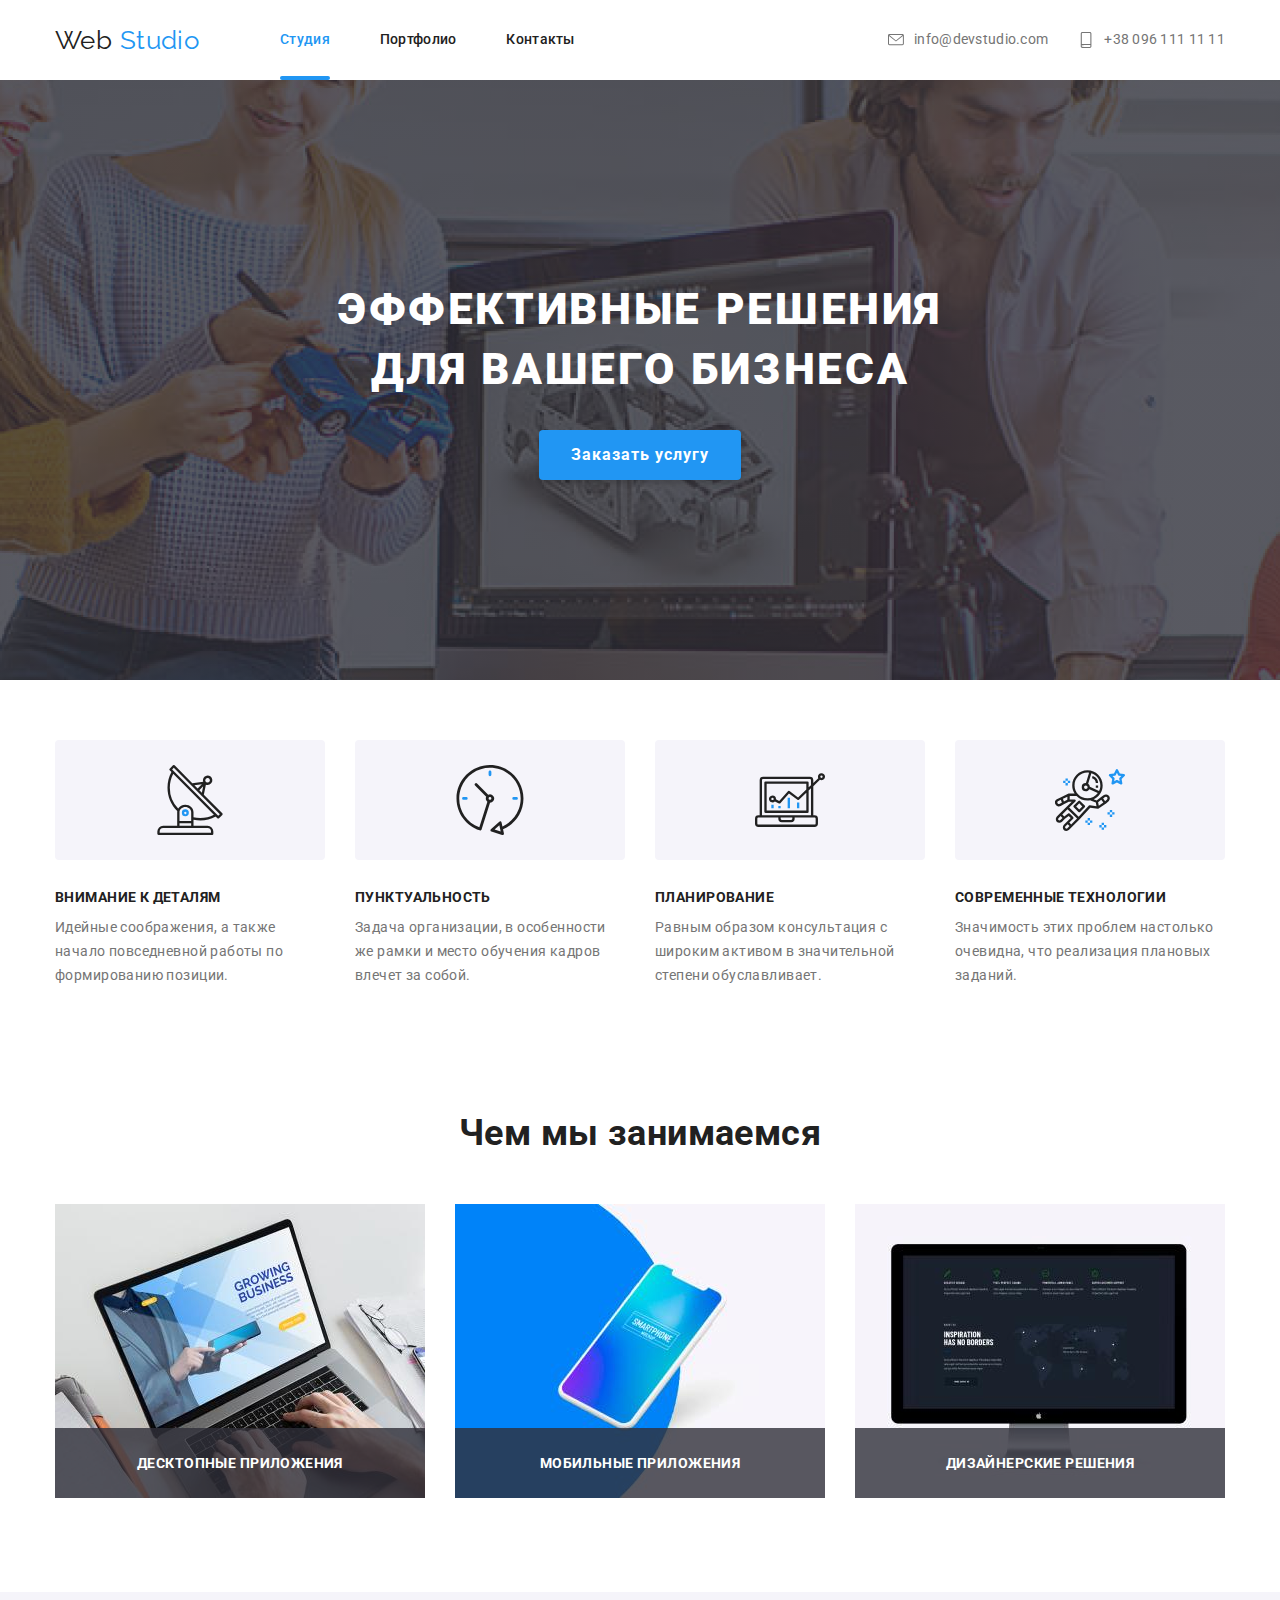
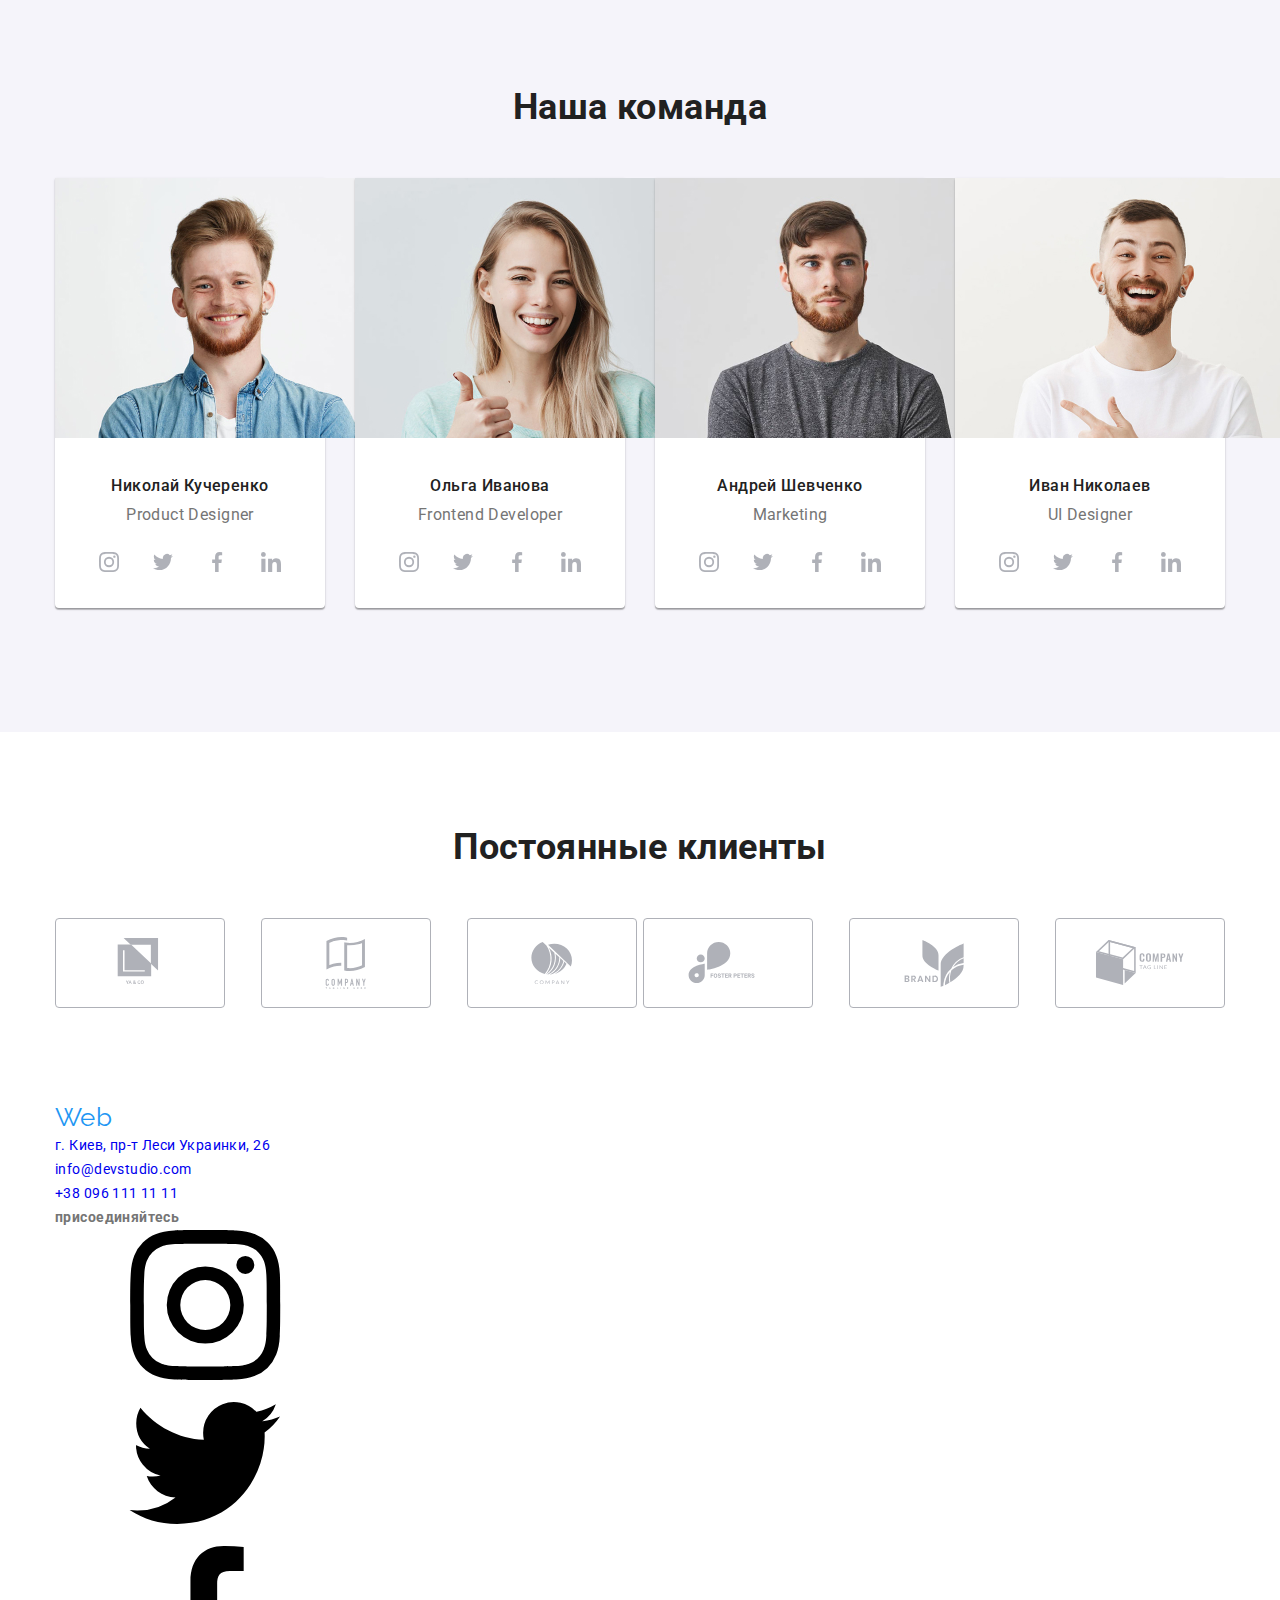
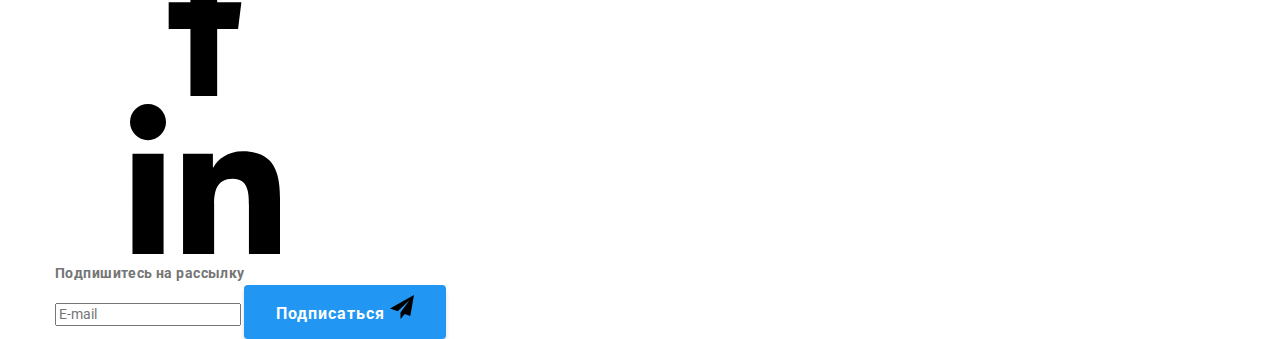
<file: index.html>
<!DOCTYPE html>
<html lang="ru">
  <head>
    <meta charset="UTF-8" />
    <meta name="viewport" content="width=device-width, initial-scale=1.0" />
    <title>Web Studio</title>
    <link
      href="https://fonts.googleapis.com/css2?family=Raleway:wght@700&family=Roboto:wght@400;500;700;900&display=swap"
      rel="stylesheet"
    />
    <link
      rel="stylesheet"
      href="https://cdnjs.cloudflare.com/ajax/libs/modern-normalize/0.7.0/modern-normalize.min.css"
    />
    <link rel="stylesheet" href="./css/main.min.css" />
  </head>
  <body>
    <!-- Шапка сайта -->

    <header class="header">
      <div class="header-container container">
        <a class="logo" href="./index.html" aria-label="Логотип"
          >Web <span class="logo-accent">Studio</span>
        </a>
        <nav class="navigation">
          <ul class="navigation-list list">
            <li class="navigation-list-item">
              <a class="navigation-list-link link active-page" href="index.html"
                >Студия</a
              >
            </li>
            <li class="navigation-list-item">
              <a class="navigation-list-link link" href="./portfolio.html"
                >Портфолио</a
              >
            </li>
            <li class="navigation-list-item">
              <a class="navigation-list-link link" href="">Контакты</a>
            </li>
          </ul>
        </nav>
        <address class="header-adress">
          <ul class="header-adress-list list">
            <li class="header-adress-list-item">
              <a
                class="header-adress-link link"
                href="mailto:info@devstudio.com"
                lang="en"
              >
                <svg
                  class="header-adress-list-icon"
                  ,
                  width="16"
                  ,
                  height="11.2"
                >
                  <use href="./images/sprite.svg#envelope"></use>
                </svg>
                info@devstudio.com
              </a>
            </li>
            <li class="header-adress-list-item">
              <a class="header-adress-link link" href="tel:+380961111111">
                <svg
                  class="header-adress-list-icon"
                  ,
                  width="10"
                  ,
                  height="14.9"
                >
                  <use href="./images/sprite.svg#smartphone"></use>
                </svg>
                +38 096 111 11 11
              </a>
            </li>
          </ul>
        </address>
        <buttom
          type="buttom"
          class="menu-btn"
          aria-expanded="false"
          aria-controls="menu-wrapper"
          data-menu-button
        >
          <svg width="40" height="40">
            <use class="icon-burger" href="./images/sprite.svg#menu"></use>
            <use class="icon-close" href="./images/sprite.svg#close"></use>
          </svg>
        </buttom>
        <div class="menu-wrapper" data-menu>
          <nav class="navigation-menu">
            <ul class="navigation-menu-list list">
              <li class="navigation-list-item">
                <a
                  class="navigation-list-link link active-page"
                  href="index.html"
                  >Студия</a
                >
              </li>
              <li class="navigation-list-item">
                <a class="navigation-list-link link" href="./portfolio.html"
                  >Портфолио</a
                >
              </li>
              <li class="navigation-list-item">
                <a class="navigation-list-link link" href="">Контакты</a>
              </li>
            </ul>
          </nav>
          <address class="header-menu-adress">
            <ul class="header-adress-list list">
              <li class="header-adress-list-item">
                <a
                  class="header-adress-link link"
                  href="mailto:info@devstudio.com"
                  lang="en"
                >
                  <svg
                    class="header-adress-list-icon"
                    ,
                    width="16"
                    ,
                    height="11.2"
                  >
                    <use href="./images/sprite.svg#envelope"></use>
                  </svg>
                  info@devstudio.com
                </a>
              </li>
              <li class="header-adress-list-item">
                <a class="header-adress-link link" href="tel:+380961111111">
                  <svg
                    class="header-adress-list-icon"
                    ,
                    width="10"
                    ,
                    height="14.9"
                  >
                    <use href="./images/sprite.svg#smartphone"></use>
                  </svg>
                  +38 096 111 11 11
                </a>
              </li>
            </ul>
          </address>
        </div>
      </div>
    </header>
    <main>
      <!--HERO секция-->
      <section class="hero">
        <div class="container">
          <h1 class="hero-title">
            Эффективные решения <br />
            для вашего бизнеса
          </h1>
          <button data-modal-open class="modal-btn">Заказать услугу</button>
        </div>
      </section>
      <!--Почему мы-->
      <section class="about-us-section section">
        <div class="container">
          <h2 class="section-header" hidden>Почему мы</h2>
          <ul class="about-us-list list">
            <li class="about-us-list-item details">
              <div class="about-us-list-img-block">
                <svg class="about-us-icon">
                  <use href="./images/sprite.svg#antenna"></use>
                </svg>
              </div>
              <h3 class="about-us-list-header">Внимание к деталям</h3>
              <p class="about-us-list-text">
                Идейные соображения, а также начало повседневной работы по
                формированию позиции.
              </p>
            </li>
            <li class="about-us-list-item on-time">
              <div class="about-us-list-img-block">
                <svg class="about-us-icon">
                  <use href="./images/sprite.svg#clock"></use>
                </svg>
              </div>
              <h3 class="about-us-list-header">Пунктуальность</h3>
              <p class="about-us-list-text">
                Задача организации, в особенности же рамки и место обучения
                кадров влечет за собой.
              </p>
            </li>
            <li class="about-us-list-item planning">
              <div class="about-us-list-img-block">
                <svg class="about-us-icon">
                  <use href="./images/sprite.svg#diagram"></use>
                </svg>
              </div>
              <h3 class="about-us-list-header">Планирование</h3>
              <p class="about-us-list-text">
                Равным образом консультация с широким активом в значительной
                степени обуславливает.
              </p>
            </li>
            <li class="about-us-list-item techno">
              <div class="about-us-list-img-block">
                <svg class="about-us-icon">
                  <use href="./images/sprite.svg#astronaut"></use>
                </svg>
              </div>
              <h3 class="about-us-list-header">Современные технологии</h3>
              <p class="about-us-list-text">
                Значимость этих проблем настолько очевидна, что реализация
                плановых заданий.
              </p>
            </li>
          </ul>
        </div>
      </section>
      <!--Чем мы занимаемся-->
      <section class="what-we-do section">
        <div class="container">
          <h2 class="section-header">Чем мы занимаемся</h2>
          <ul class="what-we-do-list list">
            <li class="what-we-do-list-item">
              <img
                class="what-we-do-list-img"
                src="./images/whatwedo/notebook.jpg"
                alt="фото ноутбука"
                width="370"
                height="294"
              />
              <h3 class="what-we-do-list-name">Десктопные приложения</h3>
            </li>
            <li class="what-we-do-list-item">
              <img
                class="what-we-do-list-img"
                src="./images/whatwedo/mobile.jpg"
                alt="фото мобильного телефона"
                width="370"
                height="294"
              />
              <h3 class="what-we-do-list-name">Мобильные приложения</h3>
            </li>
            <li class="what-we-do-list-item">
              <img
                class="what-we-do-list-img"
                src="./images/whatwedo/desktop.jpg"
                alt="фото настольного компютера"
                width="370"
                height="294"
              />
              <h3 class="what-we-do-list-name">Дизайнерские решения</h3>
            </li>
          </ul>
        </div>
      </section>
      <!--Наша команда-->
      <section class="our-team section">
        <div class="container">
          <h3 class="section-header">Наша команда</h3>
          <ul class="our-team-list list">
            <li class="our-team-list-item">
              <picture>
                <source
                  srcset="
                    ./images/team/member1-mobile.jpg    1x,
                    ./images/team/member1-mobile@2x.jpg 2x
                  "
                  class="our-team-list-img"
                  alt="фото сотрудника"
                  media="(max-width:767px)"
                />

                <source
                  srcset="
                    ./images/team/member1-tablet.jpg    1x,
                    ./images/team/member1-tablet@2x.jpg 2x
                  "
                  class="our-team-list-img"
                  alt="фото сотрудника"
                  media="(min-width:768px)"
                />

                <source
                  srcset="
                    ./images/team/member1-desktop.jpg    1x,
                    ./images/team/member1-desktop@2x.jpg 2x
                  "
                  class="our-team-list-img"
                  alt="фото сотрудника"
                  media="(min-width:1200px)"
                />

                <img src="./images/team/member1.jpg" alt="фото сотрудника" />
              </picture>

              <h3 class="our-team-list-name">Николай Кучеренко</h3>
              <p class="our-team-list-position" lang="en">Product Designer</p>
              <ul class="our-team-social-links-list list">
                <li class="our-team-social-links">
                  <a
                    class="our-team-social-links-item link"
                    href=""
                    aria-label="ссылка на инстаграм"
                  >
                    <span class="visually-hidden">Insragram</span>
                    <svg class="our-team-social-links-icon">
                      <use href="./images/sprite.svg#instagram"></use>
                    </svg>
                  </a>
                </li>
                <li class="our-team-social-links">
                  <a
                    class="our-team-social-links-item link"
                    href=""
                    aria-label="ссылка на твиттер"
                  >
                    <span class="visually-hidden">Twitter</span>
                    <svg class="our-team-social-links-icon">
                      <use href="./images/sprite.svg#twitter"></use>
                    </svg>
                  </a>
                </li>
                <li class="our-team-social-links">
                  <a
                    class="our-team-social-links-item link"
                    href=""
                    aria-label="ссылка на фейсбук"
                  >
                    <span class="visually-hidden">Facebook</span>
                    <svg class="our-team-social-links-icon">
                      <use href="./images/sprite.svg#facebook"></use>
                    </svg>
                  </a>
                </li>
                <li class="our-team-social-links">
                  <a
                    class="our-team-social-links-item link"
                    href=""
                    aria-label="ссылка на линкедин"
                  >
                    <span class="visually-hidden">LinkedIn</span>
                    <svg class="our-team-social-links-icon">
                      <use href="./images/sprite.svg#linkedin"></use>
                    </svg>
                  </a>
                </li>
              </ul>
            </li>
            <li class="our-team-list-item">
              <picture>
                <source
                  srcset="
                    ./images/team/member2-mobile.jpg    1x,
                    ./images/team/member2-mobile@2x.jpg 2x
                  "
                  class="our-team-list-img"
                  alt="фото сотрудника"
                  media="(max-width:767px)"
                />

                <source
                  srcset="
                    ./images/team/member2-tablet.jpg    1x,
                    ./images/team/member2-tablet@2x.jpg 2x
                  "
                  class="our-team-list-img"
                  alt="фото сотрудника"
                  media="(min-width:768px)"
                />

                <source
                  srcset="
                    ./images/team/member2-desktop.jpg    1x,
                    ./images/team/member2-desktop@2x.jpg 2x
                  "
                  class="our-team-list-img"
                  alt="фото сотрудника"
                  media="(min-width:1200px)"
                />

                <img src="./images/team/member2.jpg" alt="фото сотрудника" />
              </picture>
              <h3 class="our-team-list-name">Ольга Иванова</h3>
              <p class="our-team-list-position" lang="en">Frontend Developer</p>
              <ul class="our-team-social-links-list list">
                <li class="our-team-social-links">
                  <a
                    class="our-team-social-links-item link"
                    href=""
                    aria-label="ссылка на инстаграм"
                  >
                    <span class="visually-hidden">Insragram</span>
                    <svg class="our-team-social-links-icon">
                      <use href="./images/sprite.svg#instagram"></use>
                    </svg>
                  </a>
                </li>
                <li class="our-team-social-links">
                  <a
                    class="our-team-social-links-item link"
                    href=""
                    aria-label="ссылка на твиттер"
                  >
                    <span class="visually-hidden">Twitter</span>
                    <svg class="our-team-social-links-icon">
                      <use href="./images/sprite.svg#twitter"></use>
                    </svg>
                  </a>
                </li>
                <li class="our-team-social-links">
                  <a
                    class="our-team-social-links-item link"
                    href=""
                    aria-label="ссылка на фейсбук"
                  >
                    <span class="visually-hidden">Facebook</span>
                    <svg class="our-team-social-links-icon">
                      <use href="./images/sprite.svg#facebook"></use>
                    </svg>
                  </a>
                </li>
                <li class="our-team-social-links">
                  <a
                    class="our-team-social-links-item link"
                    href=""
                    aria-label="ссылка на линкедин"
                  >
                    <span class="visually-hidden">LinkedIn</span>
                    <svg class="our-team-social-links-icon">
                      <use href="./images/sprite.svg#linkedin"></use>
                    </svg>
                  </a>
                </li>
              </ul>
            </li>
            <li class="our-team-list-item">
              <picture>
                <source
                  srcset="
                    ./images/team/member3-mobile.jpg    1x,
                    ./images/team/member3-mobile@2x.jpg 2x
                  "
                  class="our-team-list-img"
                  alt="фото сотрудника"
                  media="(max-width:767px)"
                />

                <source
                  srcset="
                    ./images/team/member3-tablet.jpg    1x,
                    ./images/team/member3-tablet@2x.jpg 2x
                  "
                  class="our-team-list-img"
                  alt="фото сотрудника"
                  media="(min-width:768px)"
                />

                <source
                  srcset="
                    ./images/team/member3-desktop.jpg    1x,
                    ./images/team/member3-desktop@2x.jpg 2x
                  "
                  class="our-team-list-img"
                  alt="фото сотрудника"
                  media="(min-width:1200px)"
                />

                <img src="./images/team/member3.jpg" alt="фото сотрудника" />
              </picture>
              <h3 class="our-team-list-name">Андрей Шевченко</h3>
              <p class="our-team-list-position" lang="en">Marketing</p>
              <ul class="our-team-social-links-list list">
                <li class="our-team-social-links">
                  <a
                    class="our-team-social-links-item link"
                    href=""
                    aria-label="ссылка на инстаграм"
                  >
                    <span class="visually-hidden">Insragram</span>
                    <svg class="our-team-social-links-icon">
                      <use href="./images/sprite.svg#instagram"></use>
                    </svg>
                  </a>
                </li>
                <li class="our-team-social-links">
                  <a
                    class="our-team-social-links-item link"
                    href=""
                    aria-label="ссылка на твиттер"
                  >
                    <span class="visually-hidden">Twitter</span>
                    <svg class="our-team-social-links-icon">
                      <use href="./images/sprite.svg#twitter"></use>
                    </svg>
                  </a>
                </li>
                <li class="our-team-social-links">
                  <a
                    class="our-team-social-links-item link"
                    href=""
                    aria-label="ссылка на фейсбук"
                  >
                    <span class="visually-hidden">Facebook</span>
                    <svg class="our-team-social-links-icon">
                      <use href="./images/sprite.svg#facebook"></use>
                    </svg>
                  </a>
                </li>
                <li class="our-team-social-links">
                  <a
                    class="our-team-social-links-item link"
                    href=""
                    aria-label="ссылка на линкедин"
                  >
                    <span class="visually-hidden">LinkedIn</span>
                    <svg class="our-team-social-links-icon">
                      <use href="./images/sprite.svg#linkedin"></use>
                    </svg>
                  </a>
                </li>
              </ul>
            </li>
            <li class="our-team-list-item">
              <picture>
                <source
                  srcset="
                    ./images/team/member4-mobile.jpg    1x,
                    ./images/team/member4-mobile@2x.jpg 2x
                  "
                  class="our-team-list-img"
                  alt="фото сотрудника"
                  media="(max-width:767px)"
                />

                <source
                  srcset="
                    ./images/team/member4-tablet.jpg    1x,
                    ./images/team/member4-tablet@2x.jpg 2x
                  "
                  class="our-team-list-img"
                  alt="фото сотрудника"
                  media="(min-width:768px)"
                />

                <source
                  srcset="
                    ./images/team/member4-desktop.jpg    1x,
                    ./images/team/member4-desktop@2x.jpg 2x
                  "
                  class="our-team-list-img"
                  alt="фото сотрудника"
                  media="(min-width:1200px)"
                />

                <img src="./images/team/member4.jpg" alt="фото сотрудника" />
              </picture>
              <h3 class="our-team-list-name">Иван Николаев</h3>
              <p class="our-team-list-position" lang="en">UI Designer</p>
              <ul class="our-team-social-links-list list">
                <li class="our-team-social-links">
                  <a
                    class="our-team-social-links-item link"
                    href=""
                    aria-label="ссылка на инстаграм"
                  >
                    <span class="visually-hidden">Insragram</span>
                    <svg class="our-team-social-links-icon">
                      <use href="./images/sprite.svg#instagram"></use>
                    </svg>
                  </a>
                </li>
                <li class="our-team-social-links">
                  <a
                    class="our-team-social-links-item link"
                    href=""
                    aria-label="ссылка на твиттер"
                  >
                    <span class="visually-hidden">Twitter</span>
                    <svg class="our-team-social-links-icon">
                      <use href="./images/sprite.svg#twitter"></use>
                    </svg>
                  </a>
                </li>
                <li class="our-team-social-links">
                  <a
                    class="our-team-social-links-item link"
                    href=""
                    aria-label="ссылка на фейсбук"
                  >
                    <span class="visually-hidden">Facebook</span>
                    <svg class="our-team-social-links-icon">
                      <use href="./images/sprite.svg#facebook"></use>
                    </svg>
                  </a>
                </li>
                <li class="our-team-social-links">
                  <a
                    class="our-team-social-links-item link"
                    href=""
                    aria-label="ссылка на линкедин"
                  >
                    <span class="visually-hidden">LinkedIn</span>
                    <svg class="our-team-social-links-icon">
                      <use href="./images/sprite.svg#linkedin"></use>
                    </svg>
                  </a>
                </li>
              </ul>
            </li>
          </ul>
        </div>
      </section>
      <!--Постоянные клиенты-->
      <section class="clients section">
        <div class="container">
          <h2 class="section-header">Постоянные клиенты</h2>
          <ul class="clients-list list">
            <li class="clients-list-item">
              <a
                class="clients-list-link link"
                href=""
                aria-label="логотип клиента один"
              >
                <span class="visually-hidden">логотип клиента 1</span>
                <svg class="clients-list-link-icon" height="49.23">
                  <use href="./images/sprite.svg#logo1"></use>
                </svg>
              </a>
            </li>
            <li class="clients-list-item">
              <a
                class="clients-list-link link"
                href=""
                aria-label="логотип клиента два"
              >
                <span class="visually-hidden">логотип клиента 2</span>
                <svg class="clients-list-link-icon" , height="52">
                  <use href="./images/sprite.svg#logo2"></use>
                </svg>
              </a>
            </li>
            <li class="clients-list-item">
              <a
                class="clients-list-link link"
                href=""
                aria-label="логотип клиента три"
              >
                <span class="visually-hidden">логотип клиента 3</span>
                <svg class="clients-list-link-icon" , height="42.6">
                  <use href="./images/sprite.svg#logo3"></use>
                </svg>
              </a>
            </li>
            <li class="clients-list-item">
              <a
                class="clients-list-link link"
                href=""
                aria-label="логотип клиента четыри"
              >
                <span class="visually-hidden">логотип клиента 4</span>
                <svg class="clients-list-link-icon" , height="42.02">
                  <use href="./images/sprite.svg#logo4"></use>
                </svg>
              </a>
            </li>
            <li class="clients-list-item">
              <a
                class="clients-list-link link"
                href=""
                aria-label="логотип клиента пять"
              >
                <span class="visually-hidden">логотип клиента 5</span>
                <svg class="clients-list-link-icon" , height="47">
                  <use href="./images/sprite.svg#logo5"></use>
                </svg>
              </a>
            </li>
            <li class="clients-list-item">
              <a
                class="clients-list-link link"
                href=""
                aria-label="логотип клиента шесть"
              >
                <span class="visually-hidden">логотип клиента 6</span>
                <svg class="clients-list-link-icon" , height="45.44">
                  <use href="./images/sprite.svg#logo6"></use>
                </svg>
              </a>
            </li>
          </ul>
        </div>
      </section>
    </main>
    <!--Контакты-->
    <footer class="footer">
      <div class="footer-container container">
        <div class="footer-block">
          <a class="logo logo-footer" href="./index.html" aria-label="Логотип"
            >Web <span class="logo-footer-accent">Studio</span></a
          >
          <ul class="footer-adress-list list">
            <li class="footer-adress-item">
              <a
                class="footer-adress link"
                href="https://goo.gl/maps/bMKYZDrt7HzqNCvu6"
                target="_blank"
              >
                г. Киев, пр-т Леси Украинки, 26
              </a>
            </li>
            <li class="footer-adress-item">
              <a
                class="footer-email link"
                href="mailto:info@devstudio.com"
                lang="en"
                >info@devstudio.com</a
              >
            </li>
            <li class="footer-adress-item">
              <a class="footer-tel link" href="tel:+380961111111"
                >+38 096 111 11 11</a
              >
            </li>
          </ul>
        </div>
        <div class="footer-block">
          <b class="footer-title">присоединяйтесь</b>
          <ul class="footer-social-links-list list">
            <li class="footer-social-links-item instagram">
              <a
                class="footer-social-links-link link"
                href=""
                aria-label="ссылка на инстаграм"
              >
                <span class="visually-hidden">Instagram</span>
                <svg class="footer-social-icons">
                  <use href="./images/sprite.svg#instagram"></use>
                </svg>
              </a>
            </li>
            <li class="footer-social-links-item twitter">
              <a
                class="footer-social-links-link link"
                href=""
                aria-label="ссылка на твиттер"
              >
                <span class="visually-hidden">Twitter</span>
                <svg class="footer-social-icons">
                  <use href="./images/sprite.svg#twitter"></use>
                </svg>
              </a>
            </li>
            <li class="footer-social-links-item facebook">
              <span class="visually-hidden">Facebook</span>
              <a
                class="footer-social-links-link link"
                href=""
                aria-label="ссылка на фейсбук"
              >
                <span class="visually-hidden">Twitter</span>
                <svg class="footer-social-icons">
                  <use href="./images/sprite.svg#facebook"></use>
                </svg>
              </a>
            </li>
            <li class="footer-social-links-item linkedin">
              <a
                class="footer-social-links-link link"
                href=""
                aria-label="ссылка на линкедин"
              >
                <span class="visually-hidden">LinkedIn</span>
                <svg class="footer-social-icons">
                  <use href="./images/sprite.svg#linkedin"></use>
                </svg>
              </a>
            </li>
          </ul>
        </div>
        <div class="footer-block">
          <b class="footer-title">Подпишитесь на рассылку</b>

          <form class="footer-subscribe-form">
            <input
              type="email"
              class="footer-email-input"
              name="user-email"
              placeholder="E-mail"
              required
            />
            <button class="modal-btn" type="submit">
              <div class="footer-button">
                Подписаться
                <svg class="footer-button-icon" , width="24" , height="24">
                  <use href="./images/sprite.svg#send-form"></use>
                </svg>
              </div>
            </button>
          </form>
        </div>
      </div>
    </footer>

    <!--Modal-->

    <div data-modal class="modal-backgdrop is-hidden">
      <div class="modal-form">
        <button data-modal-close class="close-btn">
          <svg class="close-btn-icon" , width="18" , height="18">
            <use href="./images/sprite.svg#close-btn"></use>
          </svg>
        </button>
        <form action="#" class="modal-form-input-area">
          <h2 class="modal-form-header">
            Оставьте свои данные, мы вам перезвоним
          </h2>
          <div class="modal-form-input-wrapper">
            <input
              class="modal-form-input"
              type="text"
              name="user-name"
              id="user-name"
              placeholder=" "
              required
            />
            <label class="modal-form-label" for="user-name">Имя</label>
            <svg class="modal-form-icon" , width="18" , height="18">
              <use href="./images/sprite.svg#person-form"></use>
            </svg>
          </div>
          <div class="modal-form-input-wrapper">
            <input
              class="modal-form-input"
              type="tel"
              name="user-tel"
              id="user-tel"
              placeholder=" "
              required
            />
            <label class="modal-form-label" for="user-tel">Телефон</label>
            <svg class="modal-form-icon" , width="18" , height="18">
              <use href="./images/sprite.svg#phone-form"></use>
            </svg>
          </div>
          <div class="modal-form-input-wrapper">
            <input
              class="modal-form-input"
              type="email"
              name="user-email"
              id="user-email"
              placeholder=" "
              required
            />
            <label class="modal-form-label" for="user-email">Почта</label>
            <svg class="modal-form-icon" , width="18" , height="18">
              <use href="./images/sprite.svg#email-form"></use>
            </svg>
          </div>
          <div class="modal-form-input-wrapper-textarea">
            <textarea
              name="user-comment"
              class="modal-user-comment"
              id="modal-user-comment"
              placeholder=" "
            ></textarea>
            <label class="comment-lable" for="modal-user-comment"
              >Комментарий</label
            >
          </div>
          <label class="modal-policy">
            <input
              class="modal-check-for-policy"
              type="checkbox"
              name="policy"
              value="accept-policy"
              required
            />
            <span class="modal-for-custom-checkbox">
              <svg class="checked-policy-icon" , width="16" , height="15">
                <use href="./images/sprite.svg#icon-check"></use>
              </svg>
            </span>
            <span class="modal-for-custom-checkbox-unchecked">
              <svg class="checked-policy-icon" , width="16" , height="15">
                <use href="./images/sprite.svg#Vector"></use>
              </svg>
            </span>
            <span class="modal-for-custom-text"
              >Соглашаюсь с рассылкой и принимаю
              <a class="policy-link" href="#">Условия договора</a>
            </span>
          </label>
          <button type="submit" class="modal-btn submit-btn">Отправить</button>
        </form>
      </div>
    </div>
    <script src="./js/modal.js"></script>
    <script src="./js/menu.js"></script>
  </body>
</html>
</file>
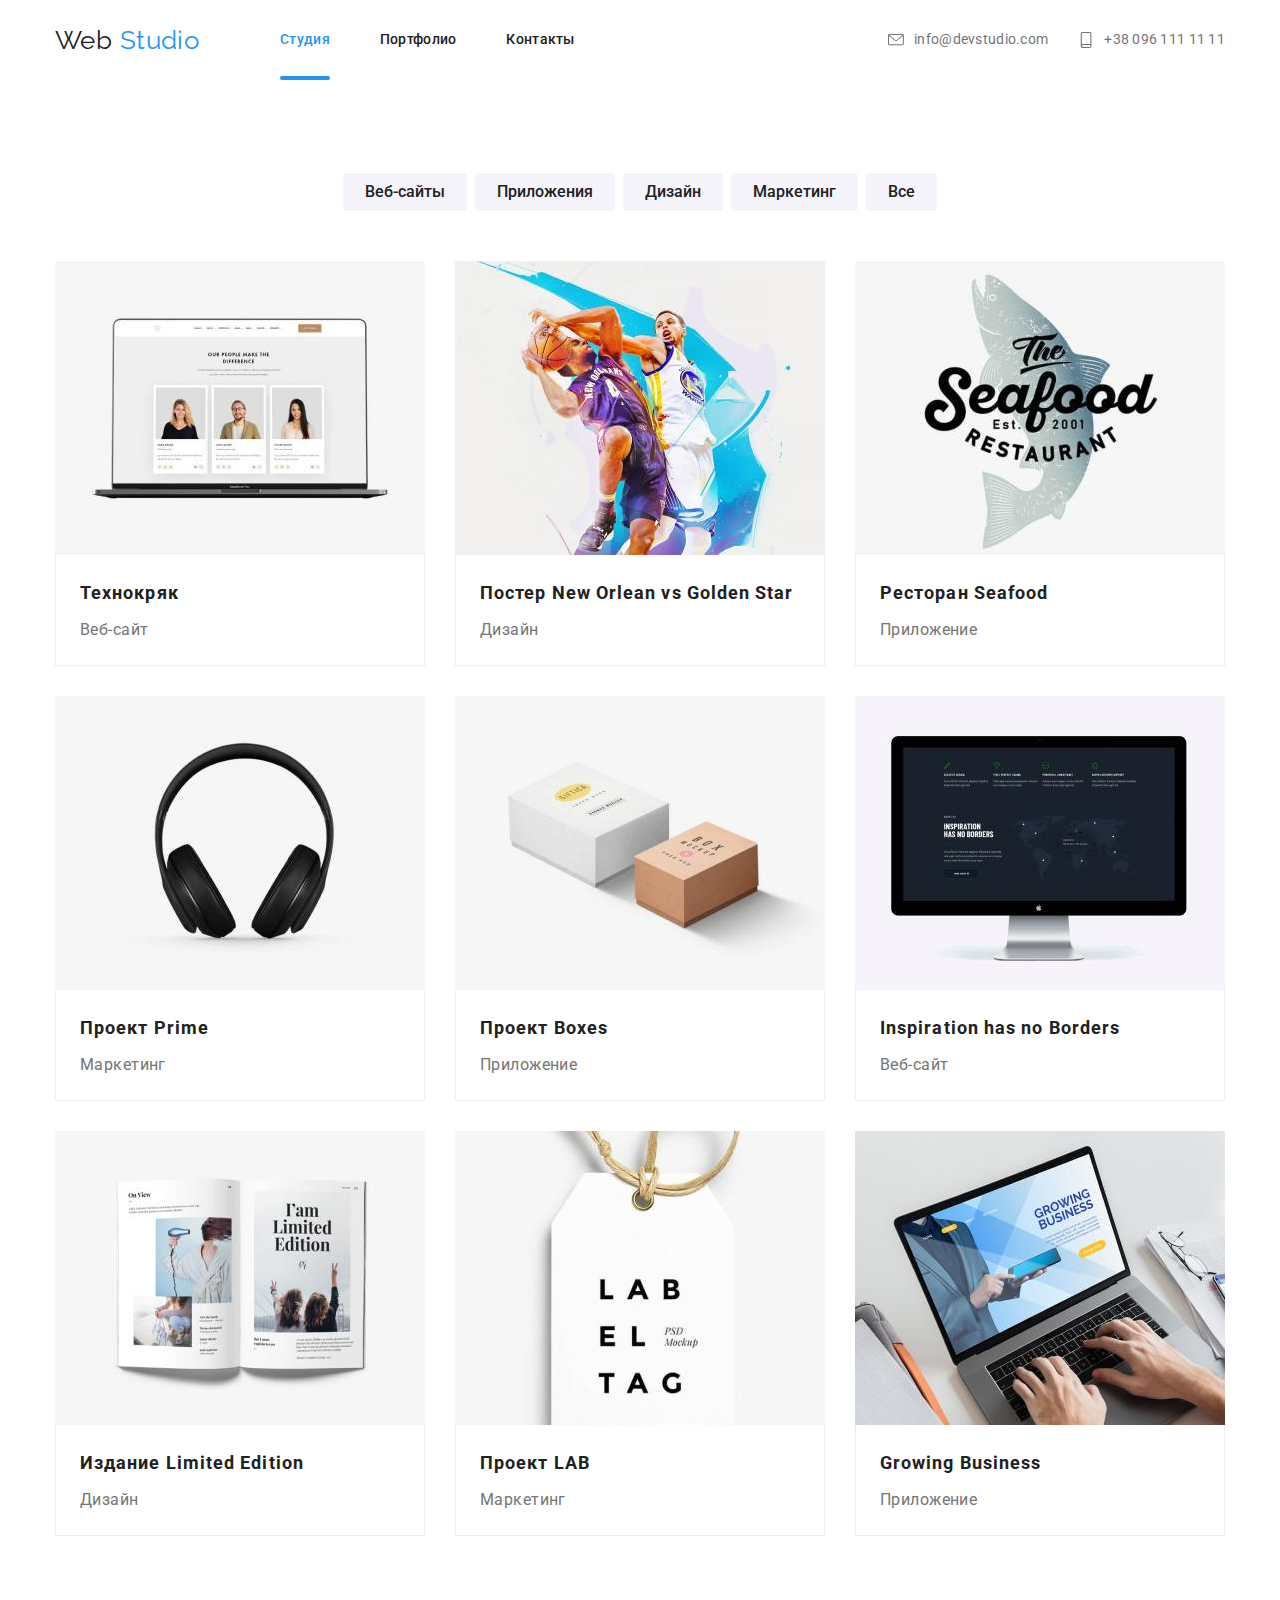
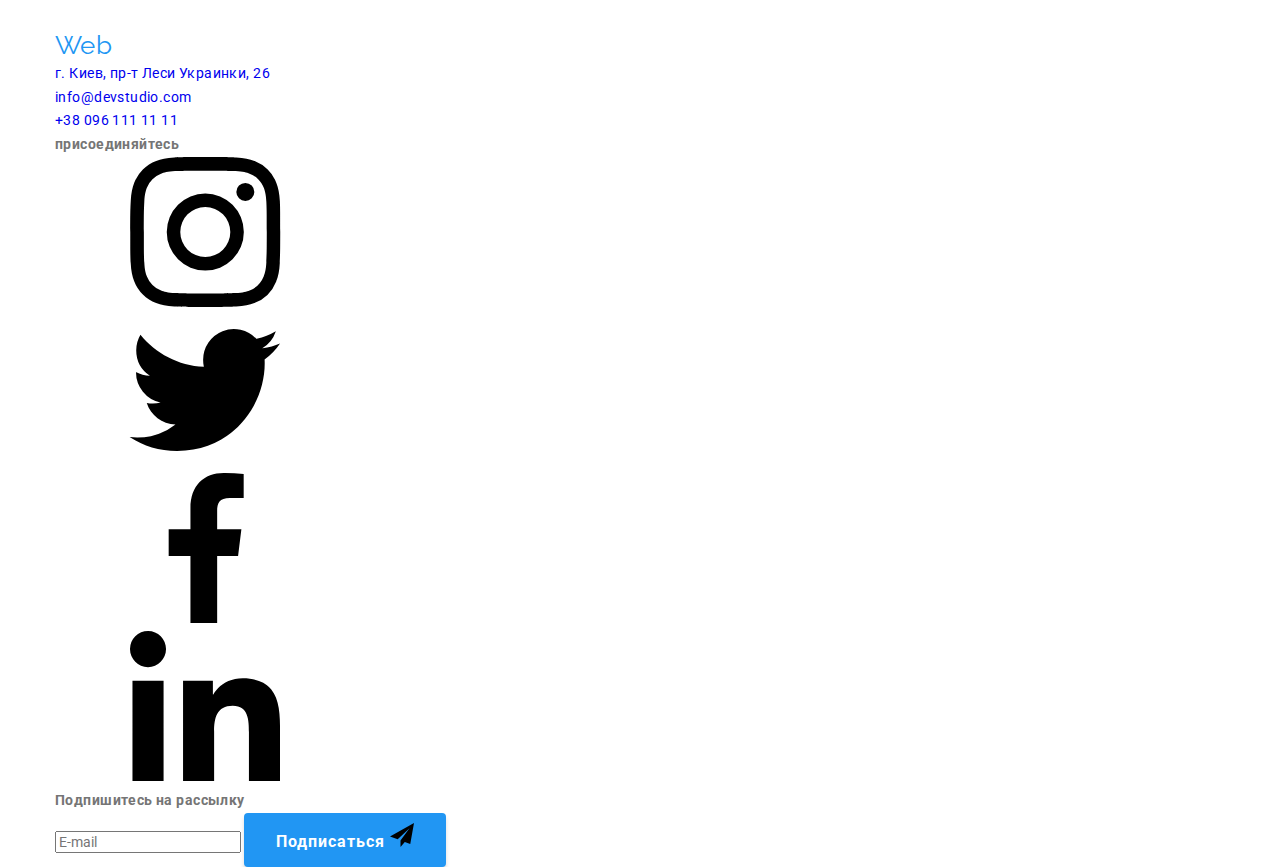
<file: portfolio.html>
<!DOCTYPE html>
<html lang="ru">
  <head>
    <meta charset="UTF-8" />
    <meta name="viewport" content="width=device-width, initial-scale=1.0" />
    <title>Portfolio</title>
    <link
      href="https://fonts.googleapis.com/css2?family=Raleway:wght@700&family=Roboto:wght@400;500;700;900&display=swap"
      rel="stylesheet"
    />
    <link
      rel="stylesheet"
      href="https://cdnjs.cloudflare.com/ajax/libs/modern-normalize/0.7.0/modern-normalize.min.css"
    />
    <link rel="stylesheet" href="./css/main.min.css" />
  </head>

  <body>
    <!-- Шапка сайта -->

    <header class="header">
      <div class="header-container container">
        <a class="logo" href="./index.html" aria-label="Логотип"
          >Web <span class="logo-accent">Studio</span>
        </a>
        <nav class="navigation">
          <ul class="navigation-list list">
            <li class="navigation-list-item">
              <a class="navigation-list-link link active-page" href="index.html"
                >Студия</a
              >
            </li>
            <li class="navigation-list-item">
              <a class="navigation-list-link link" href="./portfolio.html"
                >Портфолио</a
              >
            </li>
            <li class="navigation-list-item">
              <a class="navigation-list-link link" href="">Контакты</a>
            </li>
          </ul>
        </nav>
        <address class="header-adress">
          <ul class="header-adress-list list">
            <li class="header-adress-list-item">
              <a
                class="header-adress-link link"
                href="mailto:info@devstudio.com"
                lang="en"
              >
                <svg
                  class="header-adress-list-icon"
                  ,
                  width="16"
                  ,
                  height="11.2"
                >
                  <use href="./images/sprite.svg#envelope"></use>
                </svg>
                info@devstudio.com
              </a>
            </li>
            <li class="header-adress-list-item">
              <a class="header-adress-link link" href="tel:+380961111111">
                <svg
                  class="header-adress-list-icon"
                  ,
                  width="10"
                  ,
                  height="14.9"
                >
                  <use href="./images/sprite.svg#smartphone"></use>
                </svg>
                +38 096 111 11 11
              </a>
            </li>
          </ul>
        </address>
        <buttom
          type="buttom"
          class="menu-btn"
          aria-expanded="false"
          aria-controls="menu-wrapper"
          data-menu-button
        >
          <svg width="40" height="40">
            <use class="icon-burger" href="./images/sprite.svg#menu"></use>
            <use class="icon-close" href="./images/sprite.svg#close"></use>
          </svg>
        </buttom>
        <div class="menu-wrapper" data-menu>
          <nav class="navigation-menu">
            <ul class="navigation-menu-list list">
              <li class="navigation-list-item">
                <a class="navigation-list-link link" href="index.html"
                  >Студия</a
                >
              </li>
              <li class="navigation-list-item">
                <a
                  class="navigation-list-link link active-page"
                  href="./portfolio.html"
                  >Портфолио</a
                >
              </li>
              <li class="navigation-list-item">
                <a class="navigation-list-link link" href="">Контакты</a>
              </li>
            </ul>
          </nav>
          <address class="header-menu-adress">
            <ul class="header-adress-list list">
              <li class="header-adress-list-item">
                <a
                  class="header-adress-link link"
                  href="mailto:info@devstudio.com"
                  lang="en"
                >
                  <svg
                    class="header-adress-list-icon"
                    ,
                    width="16"
                    ,
                    height="11.2"
                  >
                    <use href="./images/sprite.svg#envelope"></use>
                  </svg>
                  info@devstudio.com
                </a>
              </li>
              <li class="header-adress-list-item">
                <a class="header-adress-link link" href="tel:+380961111111">
                  <svg
                    class="header-adress-list-icon"
                    ,
                    width="10"
                    ,
                    height="14.9"
                  >
                    <use href="./images/sprite.svg#smartphone"></use>
                  </svg>
                  +38 096 111 11 11
                </a>
              </li>
            </ul>
          </address>
        </div>
      </div>
    </header>

    <main>
      <div class="portfolio-container container">
        <div class="portfolio-navigation-container">
          <h1 hidden>Портфолио</h1>
          <h2 hidden>Навигация по типу работ</h2>
          <ul class="portfolio-navigation-list list">
            <li class="portfolio-navigation-list-item">
              <button class="portfolio-navigation-list-button">
                Веб-сайты
              </button>
            </li>
            <li class="portfolio-navigation-list-item">
              <button class="portfolio-navigation-list-button">
                Приложения
              </button>
            </li>
            <li class="portfolio-navigation-list-item">
              <button class="portfolio-navigation-list-button">Дизайн</button>
            </li>
            <li class="portfolio-navigation-list-item">
              <button class="portfolio-navigation-list-button">
                Маркетинг
              </button>
            </li>
            <li class="portfolio-navigation-list-item">
              <button class="portfolio-navigation-list-button">Все</button>
            </li>
          </ul>
        </div>
        <div class="portfolio-list-container">
          <h2 hidden>Блок работ</h2>
          <ul class="portfolio-list list">
            <li class="portfolio-list-item">
              <a class="portfolio-list-link link" href="">
                <div class="portfolio-list-img-hover">
                  <img
                    class="portfolio-list-img"
                    src="./images/portfolio/project-technokryak.jpg"
                    alt="изображение проекта"
                    width="370"
                    height="294"
                  />
                  <p class="portfolio-list-text-hover">
                    Технокряк это современная площадка распространения
                    коронавируса. Компании используют эту платформу для
                    цифрового шпионажа и атак на защищённые сервера конкурентов.
                  </p>
                </div>
                <div class="portfolio-list-card">
                  <h3 class="portfolio-list-header">Технокряк</h3>
                  <p class="portfolio-list-project-type">Веб-сайт</p>
                </div>
              </a>
            </li>
            <li class="portfolio-list-item">
              <a class="portfolio-list-link link" href="">
                <div class="portfolio-list-img-hover">
                  <img
                    class="portfolio-list-img"
                    src="./images/portfolio/project-new-orlean-vs-golden-star.jpg"
                    alt="изображение проекта"
                    width="370"
                    height="294"
                  />
                  <p class="portfolio-list-text-hover">
                    Lorem ipsum dolor sit amet consectetur adipisicing elit.
                    Necessitatibus, excepturi ex adipisci voluptatum veniam eius
                    ea harum incidunt, esse facere nobis aspernatur iure? Ad
                    vero suscipit nam incidunt ab in?
                  </p>
                </div>
                <div class="portfolio-list-card">
                  <h3 class="portfolio-list-header">
                    Постер <span lang="en">New Orlean vs Golden Star</span>
                  </h3>
                  <p class="portfolio-list-project-type">Дизайн</p>
                </div>
              </a>
            </li>
            <li class="portfolio-list-item">
              <a class="portfolio-list-link link" href="">
                <div class="portfolio-list-img-hover">
                  <img
                    class="portfolio-list-img"
                    src="./images/portfolio/project-seafood.jpg"
                    alt="изображение проекта"
                    width="370"
                    height="294"
                  />
                  <p class="portfolio-list-text-hover">
                    Lorem ipsum dolor sit amet consectetur adipisicing elit.
                    Accusamus cum minima itaque fugiat laborum, molestiae
                    voluptatem minus exercitationem reprehenderit in omnis
                    adipisci saepe eum sequi quod. Consequuntur aperiam eius
                    ipsam.
                  </p>
                </div>
                <div class="portfolio-list-card">
                  <h3 class="portfolio-list-header">
                    Ресторан <span lang="en">Seafood</span>
                  </h3>
                  <p class="portfolio-list-project-type">Приложение</p>
                </div>
              </a>
            </li>
            <li class="portfolio-list-item">
              <a class="portfolio-list-link link" href="">
                <div class="portfolio-list-img-hover">
                  <img
                    class="portfolio-list-img"
                    src="./images/portfolio/project-prime.jpg"
                    alt="изображение проекта"
                    width="370"
                    height="294"
                  />
                  <p class="portfolio-list-text-hover">
                    Lorem ipsum dolor sit, amet consectetur adipisicing elit.
                    Corporis consequatur minima mollitia consequuntur vel iste
                    eligendi quasi quaerat numquam quos distinctio vitae, sunt
                    molestiae, tempora voluptates! Nostrum perferendis
                    perspiciatis et.
                  </p>
                </div>
                <div class="portfolio-list-card">
                  <h3 class="portfolio-list-header">
                    Проект <span>Prime</span>
                  </h3>
                  <p class="portfolio-list-project-type">Маркетинг</p>
                </div>
              </a>
            </li>
            <li class="portfolio-list-item">
              <a class="portfolio-list-link link" href="">
                <div class="portfolio-list-img-hover">
                  <img
                    class="portfolio-list-img"
                    src="./images/portfolio/project-boxes.jpg"
                    alt="изображение проекта"
                    width="370"
                    height="294"
                  />
                  <p class="portfolio-list-text-hover">
                    Lorem ipsum dolor sit amet consectetur adipisicing elit.
                    Quae iste accusamus voluptatibus ullam quibusdam aperiam
                    modi ipsa. Pariatur, molestias omnis unde ipsum consequatur
                    odit impedit vero, earum officiis assumenda ipsa.
                  </p>
                </div>
                <div class="portfolio-list-card">
                  <h3 class="portfolio-list-header">
                    Проект <span lang="en">Boxes</span>
                  </h3>
                  <p class="portfolio-list-project-type">Приложение</p>
                </div>
              </a>
            </li>
            <li class="portfolio-list-item">
              <a class="portfolio-list-link link" href="">
                <div class="portfolio-list-img-hover">
                  <img
                    class="portfolio-list-img"
                    src="./images/portfolio/project-inspiration-has-no-borders.jpg"
                    alt="изображение проекта"
                    width="370"
                    height="294"
                  />
                  <p class="portfolio-list-text-hover">
                    Lorem ipsum dolor sit amet consectetur adipisicing elit.
                    Culpa, quo quia. Earum alias iste amet in enim quidem sunt
                    doloribus et explicabo. Odio harum, fuga officia dolorum
                    sapiente repellat quidem.
                  </p>
                </div>
                <div class="portfolio-list-card">
                  <h3 class="portfolio-list-header" lang="en">
                    Inspiration has no Borders
                  </h3>
                  <p class="portfolio-list-project-type">Веб-сайт</p>
                </div>
              </a>
            </li>
            <li class="portfolio-list-item">
              <a class="portfolio-list-link link" href="">
                <div class="portfolio-list-img-hover">
                  <img
                    class="portfolio-list-img"
                    src="./images/portfolio/project-limited-edition.jpg"
                    alt="изображение проекта"
                    width="370"
                    height="294"
                  />
                  <p class="portfolio-list-text-hover">
                    Lorem ipsum dolor sit amet, consectetur adipisicing elit.
                    Saepe veniam voluptatum dolor cumque ducimus, commodi id
                    assumenda asperiores qui omnis tempora quibusdam illum!
                    Consequuntur quos placeat dolor debitis inventore magni?
                  </p>
                </div>
                <div class="portfolio-list-card">
                  <h3 class="portfolio-list-header">
                    Издание <span lang="en">Limited Edition</span>
                  </h3>
                  <p class="portfolio-list-project-type">Дизайн</p>
                </div>
              </a>
            </li>
            <li class="portfolio-list-item">
              <a class="portfolio-list-link link" href="">
                <div class="portfolio-list-img-hover">
                  <img
                    class="portfolio-list-img"
                    src="./images/portfolio/project-lab.jpg"
                    alt="изображение проекта"
                    width="370"
                    height="294"
                  />
                  <p class="portfolio-list-text-hover">
                    Lorem ipsum dolor sit amet consectetur adipisicing elit.
                    Natus sapiente cumque ratione? Temporibus inventore at fuga
                    beatae, numquam, officia sapiente porro minus a suscipit
                    nesciunt sequi, dolores maiores facilis ullam!
                  </p>
                </div>
                <div class="portfolio-list-card">
                  <h3 class="portfolio-list-header">
                    Проект <span lang="en">LAB</span>
                  </h3>
                  <p class="portfolio-list-project-type">Маркетинг</p>
                </div>
              </a>
            </li>
            <li class="portfolio-list-item">
              <a class="portfolio-list-link link" href="">
                <div class="portfolio-list-img-hover">
                  <img
                    class="portfolio-list-img"
                    src="./images/portfolio/project-growing-business.jpg"
                    alt="изображение проекта"
                    width="370"
                    height="294"
                  />
                  <p class="portfolio-list-text-hover">
                    Lorem ipsum dolor sit amet consectetur, adipisicing elit.
                    Doloremque, labore sapiente. Velit unde reprehenderit
                    consequuntur? At adipisci veniam itaque omnis. Velit
                    accusantium corporis tempore ab provident modi aperiam iusto
                    facilis.
                  </p>
                </div>
                <div class="portfolio-list-card">
                  <h3 class="portfolio-list-header" lang="en">
                    Growing Business
                  </h3>
                  <p class="portfolio-list-project-type">Приложение</p>
                </div>
              </a>
            </li>
          </ul>
        </div>
      </div>
    </main>
    <!--Контакты-->
    <footer class="footer">
      <div class="footer-container container">
        <div class="footer-block">
          <a class="logo logo-footer" href="./index.html" aria-label="Логотип"
            >Web <span class="logo-footer-accent">Studio</span></a
          >
          <ul class="footer-adress-list list">
            <li class="footer-adress-item">
              <a
                class="footer-adress link"
                href="https://goo.gl/maps/bMKYZDrt7HzqNCvu6"
                target="_blank"
              >
                г. Киев, пр-т Леси Украинки, 26
              </a>
            </li>
            <li class="footer-adress-item">
              <a
                class="footer-email link"
                href="mailto:info@devstudio.com"
                lang="en"
                >info@devstudio.com</a
              >
            </li>
            <li class="footer-adress-item">
              <a class="footer-tel link" href="tel:+380961111111"
                >+38 096 111 11 11</a
              >
            </li>
          </ul>
        </div>
        <div class="footer-block">
          <b class="footer-title">присоединяйтесь</b>
          <ul class="footer-social-links-list list">
            <li class="footer-social-links-item instagram">
              <a
                class="footer-social-links-link link"
                href=""
                aria-label="ссылка на инстаграм"
              >
                <span class="visually-hidden">Instagram</span>
                <svg class="footer-social-icons">
                  <use href="./images/sprite.svg#instagram"></use>
                </svg>
              </a>
            </li>
            <li class="footer-social-links-item twitter">
              <a
                class="footer-social-links-link link"
                href=""
                aria-label="ссылка на твиттер"
              >
                <span class="visually-hidden">Twitter</span>
                <svg class="footer-social-icons">
                  <use href="./images/sprite.svg#twitter"></use>
                </svg>
              </a>
            </li>
            <li class="footer-social-links-item facebook">
              <span class="visually-hidden">Facebook</span>
              <a
                class="footer-social-links-link link"
                href=""
                aria-label="ссылка на фейсбук"
              >
                <span class="visually-hidden">Twitter</span>
                <svg class="footer-social-icons">
                  <use href="./images/sprite.svg#facebook"></use>
                </svg>
              </a>
            </li>
            <li class="footer-social-links-item linkedin">
              <a
                class="footer-social-links-link link"
                href=""
                aria-label="ссылка на линкедин"
              >
                <span class="visually-hidden">LinkedIn</span>
                <svg class="footer-social-icons">
                  <use href="./images/sprite.svg#linkedin"></use>
                </svg>
              </a>
            </li>
          </ul>
        </div>
        <div class="footer-block">
          <b class="footer-title">Подпишитесь на рассылку</b>

          <form class="footer-subscribe-form">
            <input
              type="email"
              class="footer-email-input"
              name="user-email"
              placeholder="E-mail"
              required
            />
            <button class="modal-btn" type="submit">
              <div class="footer-button">
                Подписаться
                <svg class="footer-button-icon" , width="24" , height="24">
                  <use href="./images/sprite.svg#send-form"></use>
                </svg>
              </div>
            </button>
          </form>
        </div>
      </div>
    </footer>
  </body>
</html>
</file>
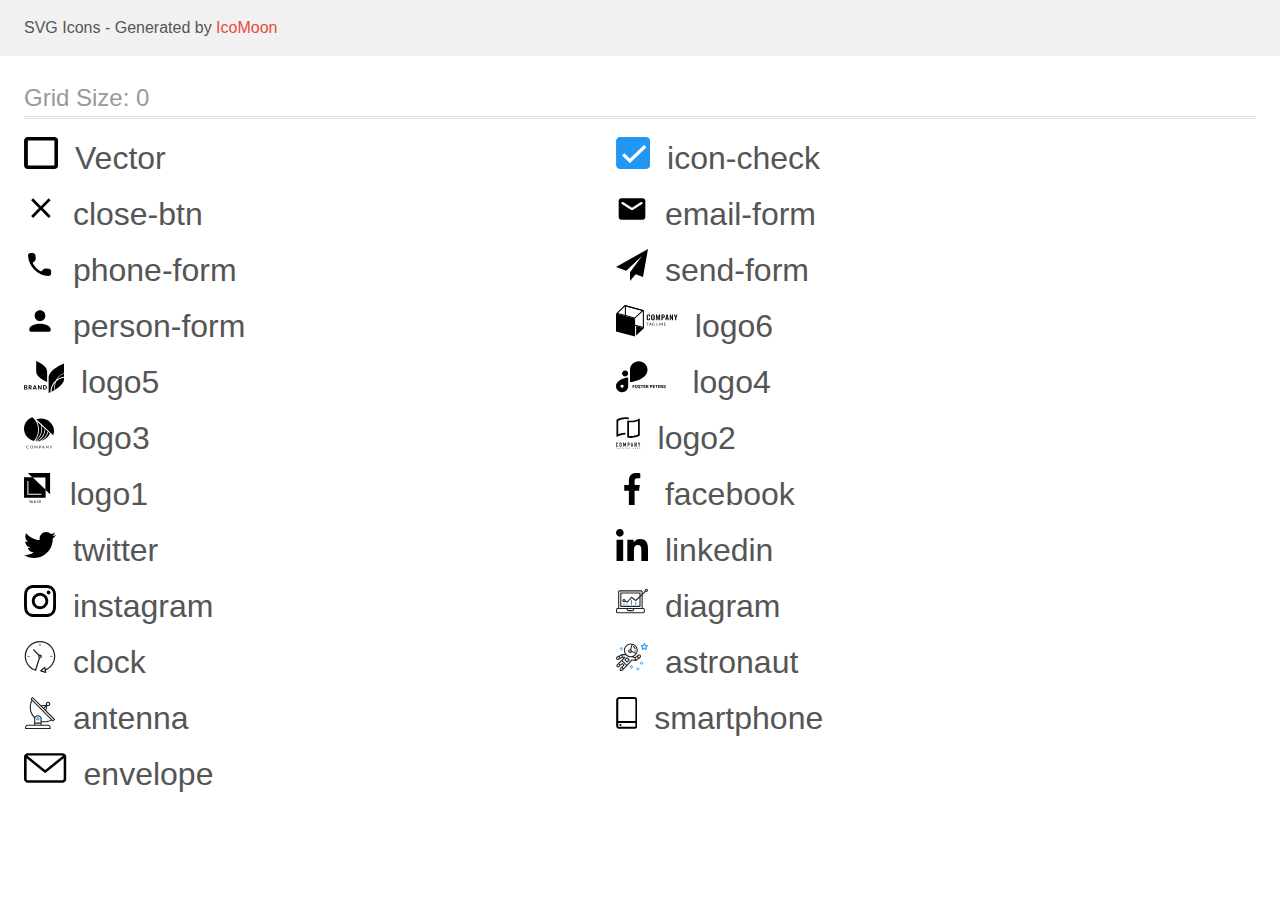
<file: images/sprite/demo.html>
<!doctype html>
<html>
<head>
    <title>IcoMoon - SVG Icons</title>
    <meta charset="utf-8">
    <meta name="viewport" content="width=device-width, initial-scale=1">
    <link rel="stylesheet" href="demo-files/demo.css">
    <link rel="stylesheet" href="style.css">
</head>
<body>
<svg aria-hidden="true" style="position: absolute; width: 0; height: 0; overflow: hidden;" version="1.1" xmlns="http://www.w3.org/2000/svg" xmlns:xlink="http://www.w3.org/1999/xlink">
<defs>
<symbol id="Vector" viewBox="0 0 34 32">
<path d="M30.341 3.556v24.889h-26.548v-24.889h26.548zM30.341 0h-26.548c-2.086 0-3.793 1.6-3.793 3.556v24.889c0 1.956 1.707 3.556 3.793 3.556h26.548c2.086 0 3.793-1.6 3.793-3.556v-24.889c0-1.956-1.707-3.556-3.793-3.556z"></path>
</symbol>
<symbol id="icon-check" viewBox="0 0 34 32">
<path fill="#2196f3" style="fill: var(--color1, #2196f3)" d="M4.267 0h25.6c2.356 0 4.267 1.91 4.267 4.267v23.467c0 2.356-1.91 4.267-4.267 4.267h-25.6c-2.356 0-4.267-1.91-4.267-4.267v-23.467c0-2.356 1.91-4.267 4.267-4.267z"></path>
<path fill="#fff" style="fill: var(--color2, #fff); stroke: var(--color2, #fff)" stroke="#fff" stroke-linejoin="miter" stroke-linecap="butt" stroke-miterlimit="4" stroke-width="0.4267" d="M8.442 16.537l-0.147-0.14-2.205 2.088 7.767 7.41 16.318-15.567-2.19-2.089-14.128 13.465-5.416-5.167z"></path>
</symbol>
<symbol id="close-btn" viewBox="0 0 32 32">
<path d="M26.667 7.303l-1.97-1.97-7.808 7.808-7.808-7.808-1.97 1.97 7.808 7.808-7.808 7.808 1.97 1.97 7.808-7.808 7.808 7.808 1.97-1.97-7.808-7.808 7.808-7.808z"></path>
</symbol>
<symbol id="email-form" viewBox="0 0 32 32">
<path d="M26.667 5.333h-21.333c-1.467 0-2.653 1.2-2.653 2.667l-0.013 16c0 1.467 1.2 2.667 2.667 2.667h21.333c1.467 0 2.667-1.2 2.667-2.667v-16c0-1.467-1.2-2.667-2.667-2.667zM26.133 11l-9.427 5.893c-0.427 0.267-0.987 0.267-1.413 0l-9.427-5.893c-0.333-0.213-0.533-0.573-0.533-0.96 0-0.893 0.973-1.427 1.733-0.96l8.933 5.587 8.933-5.587c0.76-0.467 1.733 0.067 1.733 0.96 0 0.387-0.2 0.747-0.533 0.96z"></path>
</symbol>
<symbol id="phone-form" viewBox="0 0 32 32">
<path d="M24.881 19.773l-3.268-0.373c-0.785-0.090-1.557 0.18-2.11 0.733l-2.367 2.367c-3.641-1.853-6.626-4.825-8.478-8.478l2.38-2.38c0.553-0.553 0.823-1.325 0.733-2.11l-0.373-3.242c-0.154-1.299-1.248-2.277-2.56-2.277h-2.226c-1.454 0-2.663 1.209-2.573 2.663 0.682 10.987 9.469 19.761 20.443 20.443 1.454 0.090 2.663-1.119 2.663-2.573v-2.226c0.013-1.299-0.965-2.393-2.264-2.547z"></path>
</symbol>
<symbol id="send-form" viewBox="0 0 32 32">
<path d="M32 0l-32 18 10.227 3.788 15.773-14.788-11.998 16.186 0.010 0.004-0.012-0.004v8.814l5.735-6.691 7.265 2.691 5-28z"></path>
</symbol>
<symbol id="person-form" viewBox="0 0 32 32">
<path d="M16 16c2.947 0 5.333-2.387 5.333-5.333s-2.387-5.333-5.333-5.333c-2.947 0-5.333 2.387-5.333 5.333s2.387 5.333 5.333 5.333zM16 18.667c-3.56 0-10.667 1.787-10.667 5.333v1.333c0 0.733 0.6 1.333 1.333 1.333h18.667c0.733 0 1.333-0.6 1.333-1.333v-1.333c0-3.547-7.107-5.333-10.667-5.333z"></path>
</symbol>
<symbol id="logo6" viewBox="0 0 62 32">
<path d="M31.124 14.854c-0.291-0.424-0.43-0.926-0.397-1.431v-2.075c0-0.636 0.132-1.119 0.395-1.45s0.715-0.495 1.356-0.494c0.602 0 1.029 0.141 1.282 0.422 0.276 0.359 0.41 0.798 0.379 1.241v0.488h-1.077v-0.494c0.004-0.162-0.007-0.323-0.031-0.483-0.016-0.109-0.070-0.211-0.154-0.287-0.111-0.082-0.25-0.122-0.39-0.112-0.148-0.010-0.294 0.032-0.41 0.118-0.094 0.085-0.156 0.196-0.178 0.317-0.031 0.169-0.045 0.341-0.042 0.513v2.518c-0.017 0.243 0.031 0.486 0.138 0.707 0.054 0.075 0.128 0.134 0.215 0.171s0.183 0.051 0.278 0.040c0.138 0.011 0.275-0.030 0.381-0.114 0.088-0.082 0.144-0.19 0.161-0.306 0.025-0.167 0.036-0.336 0.033-0.505v-0.511h1.077v0.466c0.030 0.462-0.101 0.92-0.372 1.304-0.248 0.308-0.669 0.462-1.289 0.462s-1.088-0.165-1.353-0.507z"></path>
<path d="M35.607 14.876c-0.272-0.323-0.408-0.794-0.408-1.416v-2.182c0-0.616 0.136-1.083 0.408-1.399s0.727-0.474 1.364-0.473c0.633 0 1.086 0.158 1.358 0.473 0.272 0.317 0.41 0.783 0.41 1.399v2.182c0 0.616-0.138 1.089-0.415 1.414s-0.727 0.488-1.353 0.488-1.090-0.165-1.364-0.485zM37.473 14.352c0.097-0.202 0.142-0.424 0.129-0.646v-2.672c0.013-0.218-0.031-0.435-0.127-0.633-0.055-0.076-0.131-0.137-0.22-0.174s-0.187-0.050-0.284-0.037c-0.097-0.013-0.195 0-0.285 0.037s-0.166 0.097-0.221 0.174c-0.098 0.198-0.142 0.415-0.129 0.633v2.685c-0.014 0.222 0.031 0.444 0.129 0.646 0.063 0.068 0.14 0.123 0.227 0.16s0.181 0.057 0.277 0.057 0.19-0.019 0.277-0.057c0.087-0.037 0.164-0.092 0.227-0.16v-0.013z"></path>
<path d="M40.035 9.468h1.159l0.872 4.027 0.892-4.027h1.128l0.114 5.812h-0.834l-0.089-4.040-0.861 4.040h-0.669l-0.892-4.054-0.082 4.054h-0.843l0.105-5.812z"></path>
<path d="M45.5 9.468h1.806c1.040 0 1.561 0.55 1.561 1.65 0 1.054-0.548 1.58-1.643 1.579h-0.615v2.583h-1.115l0.007-5.812zM47.043 11.952c0.11 0.013 0.222 0.004 0.328-0.028s0.203-0.085 0.285-0.156c0.128-0.196 0.184-0.427 0.161-0.656 0.006-0.177-0.012-0.355-0.053-0.528-0.016-0.058-0.044-0.112-0.082-0.159s-0.086-0.087-0.141-0.117c-0.155-0.070-0.326-0.102-0.497-0.093h-0.433v1.737h0.433z"></path>
<path d="M50.474 9.468h1.197l1.228 5.812h-1.039l-0.243-1.34h-1.068l-0.25 1.34h-1.055l1.228-5.812zM51.497 13.267l-0.417-2.44-0.417 2.44h0.834z"></path>
<path d="M53.891 9.468h0.78l1.494 3.316v-3.316h0.925v5.812h-0.742l-1.503-3.461v3.461h-0.956l0.002-5.812z"></path>
<path d="M59.258 13.064l-1.242-3.588h1.046l0.758 2.305 0.711-2.305h1.023l-1.226 3.588v2.216h-1.070v-2.216z"></path>
<path d="M32.845 17.822v0.304h-0.91v2.362h-0.381v-2.362h-0.914v-0.304h2.205z"></path>
<path d="M35.697 20.488h-0.294c-0.030 0.002-0.059-0.007-0.083-0.025-0.022-0.015-0.039-0.037-0.049-0.061l-0.263-0.633h-1.262l-0.263 0.633c-0.008 0.026-0.021 0.051-0.040 0.072-0.023 0.018-0.053 0.027-0.083 0.025h-0.294l1.115-2.666h0.388l1.128 2.655zM33.851 19.498h1.052l-0.446-1.085c-0.033-0.082-0.060-0.166-0.083-0.251-0.016 0.051-0.029 0.099-0.042 0.141l-0.040 0.112-0.441 1.083z"></path>
<path d="M37.618 20.226c0.070 0.003 0.14 0.003 0.21 0 0.060-0.006 0.12-0.016 0.178-0.032 0.055-0.013 0.108-0.029 0.16-0.049 0.049-0.019 0.098-0.042 0.149-0.065v-0.599h-0.446c-0.011 0.001-0.022-0.001-0.032-0.005s-0.020-0.009-0.028-0.017c-0.007-0.006-0.013-0.014-0.017-0.022s-0.006-0.018-0.005-0.027v-0.205h0.865v1.022c-0.071 0.048-0.145 0.090-0.223 0.127-0.079 0.037-0.162 0.068-0.247 0.091-0.091 0.025-0.184 0.044-0.279 0.055-0.108 0.011-0.217 0.017-0.326 0.017-0.192 0.002-0.383-0.032-0.562-0.099-0.167-0.064-0.319-0.158-0.446-0.279-0.124-0.122-0.222-0.265-0.288-0.422-0.070-0.177-0.105-0.364-0.103-0.553-0.002-0.19 0.032-0.379 0.1-0.557 0.064-0.158 0.162-0.302 0.288-0.422 0.127-0.12 0.279-0.214 0.446-0.277 0.191-0.068 0.394-0.102 0.597-0.099 0.104-0 0.207 0.008 0.31 0.023 0.091 0.014 0.18 0.037 0.265 0.068 0.078 0.028 0.153 0.063 0.223 0.106 0.068 0.042 0.133 0.088 0.194 0.139l-0.107 0.165c-0.008 0.015-0.021 0.028-0.036 0.037s-0.033 0.014-0.051 0.014c-0.025-0.001-0.049-0.008-0.069-0.021-0.033-0.017-0.069-0.038-0.109-0.063-0.047-0.028-0.097-0.052-0.149-0.072-0.066-0.025-0.135-0.045-0.205-0.059-0.093-0.016-0.188-0.024-0.283-0.023-0.147-0.002-0.293 0.023-0.43 0.074-0.124 0.047-0.236 0.119-0.328 0.211-0.092 0.096-0.163 0.209-0.207 0.331-0.1 0.289-0.1 0.6 0 0.889 0.049 0.125 0.125 0.24 0.223 0.336 0.091 0.091 0.202 0.163 0.326 0.211 0.142 0.046 0.292 0.064 0.441 0.053z"></path>
<path d="M41.172 20.184h1.217v0.304h-1.59v-2.666h0.381l-0.009 2.362z"></path>
<path d="M43.656 20.488h-0.381v-2.666h0.381v2.666z"></path>
<path d="M45.074 17.834c0.023 0.012 0.042 0.029 0.058 0.049l1.63 2.009c-0.002-0.032-0.002-0.063 0-0.095 0-0.030 0-0.059 0-0.087v-1.9h0.332v2.676h-0.192c-0.028 0.002-0.057-0.003-0.083-0.015-0.023-0.013-0.044-0.030-0.060-0.051l-1.628-2.007c0 0.032 0 0.061 0 0.091s0 0.057 0 0.082v1.9h-0.319v-2.666h0.198c0.022 0 0.043 0.004 0.062 0.013z"></path>
<path d="M49.901 17.822v0.293h-1.351v0.88h1.095v0.283h-1.095v0.91h1.351v0.293h-1.743v-2.659h1.743z"></path>
<path d="M9.95 1.359l16.929 4.551v15.946l-16.929-4.548v-15.948zM8.864 0v18.082l19.098 5.135v-18.080l-19.098-5.137z"></path>
<path d="M19.1 31.611l-19.1-5.139v-18.080l19.1 5.137v18.082z"></path>
<path d="M9.181 1.155l16.708 4.493-7.105 6.729-16.71-4.496 7.108-6.726zM8.864 0l-8.864 8.392 19.1 5.137 8.862-8.392-19.098-5.137z"></path>
<path d="M20.175 30.593l7.788-7.374-7.788-2.096v9.47z"></path>
</symbol>
<symbol id="logo5" viewBox="0 0 40 32">
<path d="M3.055 26.742c0.156 0.194 0.24 0.438 0.236 0.688 0.008 0.163-0.021 0.326-0.084 0.476s-0.159 0.285-0.281 0.393c-0.304 0.231-0.681 0.343-1.061 0.317h-1.865v-4.361h1.827c0.361-0.024 0.718 0.078 1.012 0.29 0.118 0.099 0.211 0.224 0.273 0.366s0.089 0.296 0.081 0.45c0.011 0.241-0.065 0.477-0.212 0.667-0.142 0.173-0.338 0.293-0.556 0.341 0.247 0.045 0.471 0.177 0.63 0.373zM0.868 26.084h0.781c0.177 0.013 0.354-0.038 0.496-0.145 0.059-0.053 0.104-0.12 0.133-0.193s0.041-0.153 0.034-0.233c0.006-0.079-0.006-0.158-0.035-0.232s-0.073-0.14-0.13-0.194c-0.147-0.11-0.329-0.162-0.511-0.147h-0.768v1.144zM2.222 27.756c0.063-0.055 0.112-0.123 0.144-0.2s0.046-0.16 0.041-0.243c0.005-0.084-0.010-0.168-0.042-0.246s-0.083-0.147-0.146-0.202c-0.153-0.114-0.341-0.17-0.53-0.158h-0.819v1.199h0.83c0.187 0.011 0.372-0.043 0.524-0.151z"></path>
<path d="M6.79 28.617l-1.016-1.704h-0.382v1.704h-0.874v-4.361h1.655c0.417-0.029 0.83 0.104 1.152 0.371 0.231 0.237 0.371 0.549 0.393 0.879s-0.073 0.659-0.27 0.925c-0.204 0.235-0.483 0.391-0.789 0.443l1.082 1.743h-0.951zM5.391 26.318h0.715c0.497 0 0.745-0.22 0.745-0.66 0.005-0.090-0.008-0.18-0.040-0.264s-0.080-0.161-0.143-0.226c-0.157-0.131-0.359-0.195-0.562-0.177h-0.724l0.008 1.327z"></path>
<path d="M11.568 27.739h-1.742l-0.308 0.878h-0.917l1.6-4.312h0.991l1.594 4.312h-0.917l-0.301-0.878zM11.335 27.079l-0.637-1.841-0.637 1.841h1.273z"></path>
<path d="M17.55 28.617h-0.868l-1.946-2.965v2.965h-0.866v-4.361h0.866l1.946 2.983v-2.983h0.868v4.361z"></path>
<path d="M22.502 27.573c-0.179 0.329-0.453 0.597-0.785 0.769-0.378 0.192-0.797 0.286-1.22 0.275h-1.545v-4.361h1.545c0.422-0.011 0.841 0.081 1.22 0.268 0.332 0.168 0.606 0.433 0.785 0.761 0.179 0.355 0.272 0.747 0.272 1.144s-0.093 0.789-0.272 1.144zM21.509 27.469c0.248-0.29 0.384-0.659 0.384-1.041s-0.136-0.751-0.384-1.041c-0.299-0.262-0.69-0.396-1.086-0.371h-0.603v2.823h0.603c0.397 0.025 0.787-0.108 1.086-0.371z"></path>
<path d="M12.111 0c0 0 11.201 4.246 10.963 10.39v10.392c0 0-11.193-4.248-10.959-10.392l-0.004-10.39z"></path>
<path d="M33.054 18.349c2.115-1.462 4.562-2.367 7.117-2.633v-3.253c-2.943 1.139-5.44 3.204-7.117 5.886z"></path>
<path d="M31.783 19.329c1.731-3.5 4.733-6.202 8.388-7.548v-9.374c0 0-15.952 6.048-15.614 14.797v14.795c0 0 0.711-0.27 1.829-0.778 0-0.473 0-0.95 0.051-1.43 0.33-4.062 2.253-7.826 5.347-10.464z"></path>
<path d="M30.266 24.825c0.084-1.026 0.271-2.041 0.558-3.029-1.926 2.279-3.093 5.106-3.335 8.085-0.023 0.281-0.036 0.562-0.043 0.852 0.906-0.437 1.961-0.982 3.068-1.623-0.283-1.409-0.366-2.851-0.248-4.284z"></path>
<path d="M30.9 24.878c-0.106 1.296-0.040 2.601 0.197 3.879 4.358-2.618 9.255-6.664 9.066-11.553v-0.426c-3.114 0.35-6.027 1.716-8.292 3.89-0.53 1.347-0.858 2.766-0.972 4.21z"></path>
</symbol>
<symbol id="logo4" viewBox="0 0 60 32">
<path d="M9.23 9.548h-0.002c-1.684 0-3.048 1.33-3.048 2.971v0.002c0 1.641 1.365 2.971 3.048 2.971h0.002c1.684 0 3.048-1.33 3.048-2.971v-0.002c0-1.641-1.365-2.971-3.048-2.971z"></path>
<path d="M31.73 8.599c-0.005-2.279-0.936-4.463-2.589-6.074s-3.894-2.519-6.233-2.524c-2.339 0.004-4.581 0.911-6.235 2.523s-2.586 3.796-2.59 6.076v12.566c0 0 17.645-1.915 17.647-12.564v-0.002z"></path>
<path d="M0 25.289c0.004 1.586 0.652 3.105 1.803 4.226s2.709 1.753 4.336 1.758c1.627-0.005 3.185-0.636 4.336-1.757s1.799-2.64 1.803-4.225v-8.744c0 0-12.278 1.334-12.278 8.742zM6.139 26.856c-0.318 0-0.629-0.092-0.893-0.264s-0.47-0.417-0.592-0.703-0.154-0.601-0.091-0.905c0.062-0.304 0.215-0.583 0.44-0.802s0.511-0.368 0.823-0.429c0.312-0.060 0.635-0.029 0.929 0.089s0.545 0.319 0.721 0.577c0.177 0.258 0.271 0.561 0.271 0.87 0.001 0.206-0.040 0.411-0.121 0.601s-0.199 0.364-0.348 0.51c-0.149 0.146-0.327 0.262-0.522 0.341s-0.405 0.12-0.617 0.12v-0.006z"></path>
<path d="M18.671 25.884h-1.256v1.297h-0.654v-3.174h2.067v0.53h-1.413v0.82h1.256v0.528zM21.815 25.666c0 0.312-0.055 0.587-0.166 0.822s-0.269 0.417-0.475 0.545c-0.205 0.128-0.44 0.192-0.706 0.192-0.263 0-0.498-0.063-0.704-0.19s-0.366-0.307-0.48-0.541c-0.113-0.235-0.171-0.506-0.172-0.811v-0.157c0-0.312 0.056-0.587 0.168-0.824 0.113-0.238 0.273-0.421 0.477-0.547 0.206-0.128 0.442-0.192 0.706-0.192s0.499 0.064 0.704 0.192c0.206 0.126 0.366 0.309 0.477 0.547 0.113 0.237 0.17 0.511 0.17 0.822v0.142zM21.152 25.522c0-0.333-0.060-0.586-0.179-0.759s-0.289-0.259-0.51-0.259c-0.22 0-0.389 0.086-0.508 0.257-0.119 0.17-0.18 0.42-0.181 0.75v0.155c0 0.324 0.060 0.576 0.179 0.754s0.291 0.268 0.515 0.268c0.219 0 0.388-0.086 0.506-0.257 0.118-0.173 0.177-0.424 0.179-0.754v-0.155zM23.936 26.348c0-0.124-0.044-0.218-0.131-0.283-0.087-0.067-0.244-0.137-0.471-0.209-0.227-0.074-0.406-0.147-0.539-0.218-0.36-0.195-0.541-0.457-0.541-0.787 0-0.172 0.048-0.324 0.144-0.458 0.097-0.135 0.236-0.241 0.416-0.316 0.182-0.076 0.385-0.113 0.61-0.113 0.227 0 0.429 0.041 0.606 0.124 0.177 0.081 0.315 0.197 0.412 0.347 0.099 0.15 0.148 0.32 0.148 0.51h-0.654c0-0.145-0.046-0.258-0.137-0.338-0.092-0.081-0.22-0.122-0.386-0.122-0.16 0-0.284 0.034-0.373 0.102-0.089 0.067-0.133 0.156-0.133 0.266 0 0.103 0.052 0.19 0.155 0.259 0.105 0.070 0.258 0.135 0.46 0.196 0.372 0.112 0.643 0.251 0.813 0.416s0.255 0.372 0.255 0.619c0 0.275-0.104 0.491-0.312 0.648-0.208 0.156-0.488 0.233-0.839 0.233-0.244 0-0.467-0.044-0.667-0.133-0.201-0.090-0.354-0.213-0.46-0.368-0.105-0.156-0.157-0.336-0.157-0.541h0.656c0 0.35 0.209 0.525 0.628 0.525 0.156 0 0.277-0.031 0.364-0.094 0.087-0.064 0.131-0.153 0.131-0.266zM27.427 24.536h-0.972v2.645h-0.654v-2.645h-0.959v-0.53h2.586v0.53zM29.712 25.805h-1.256v0.85h1.474v0.525h-2.128v-3.174h2.124v0.53h-1.469v0.757h1.256v0.512zM31.489 26.019h-0.521v1.162h-0.654v-3.174h1.179c0.375 0 0.664 0.084 0.868 0.251s0.305 0.403 0.305 0.709c0 0.217-0.047 0.397-0.142 0.543-0.093 0.144-0.235 0.259-0.425 0.344l0.687 1.297v0.030h-0.702l-0.595-1.162zM30.968 25.489h0.528c0.164 0 0.291-0.041 0.382-0.124 0.090-0.084 0.135-0.2 0.135-0.347 0-0.15-0.043-0.267-0.129-0.353-0.084-0.086-0.214-0.129-0.39-0.129h-0.525v0.953zM34.931 26.063v1.118h-0.654v-3.174h1.238c0.238 0 0.448 0.044 0.628 0.131 0.182 0.087 0.321 0.212 0.419 0.373 0.097 0.16 0.146 0.342 0.146 0.547 0 0.311-0.107 0.557-0.321 0.737-0.212 0.179-0.507 0.268-0.883 0.268h-0.573zM34.931 25.533h0.584c0.173 0 0.305-0.041 0.395-0.122 0.092-0.081 0.137-0.198 0.137-0.349 0-0.156-0.046-0.281-0.137-0.377s-0.218-0.145-0.379-0.148h-0.6v0.996zM39.069 25.805h-1.256v0.85h1.474v0.525h-2.128v-3.174h2.124v0.53h-1.469v0.757h1.256v0.512zM42.104 24.536h-0.972v2.645h-0.654v-2.645h-0.959v-0.53h2.586v0.53zM44.389 25.805h-1.256v0.85h1.474v0.525h-2.128v-3.174h2.124v0.53h-1.47v0.757h1.256v0.512zM46.166 26.019h-0.521v1.162h-0.654v-3.174h1.18c0.375 0 0.664 0.084 0.868 0.251s0.305 0.403 0.305 0.709c0 0.217-0.047 0.397-0.142 0.543-0.093 0.144-0.235 0.259-0.425 0.344l0.687 1.297v0.030h-0.702l-0.595-1.162zM45.645 25.489h0.528c0.164 0 0.291-0.041 0.382-0.124 0.090-0.084 0.135-0.2 0.135-0.347 0-0.15-0.043-0.267-0.129-0.353-0.084-0.086-0.214-0.129-0.39-0.129h-0.525v0.953zM49.489 26.348c0-0.124-0.044-0.218-0.131-0.283-0.087-0.067-0.244-0.137-0.471-0.209-0.227-0.074-0.406-0.147-0.538-0.218-0.36-0.195-0.541-0.457-0.541-0.787 0-0.172 0.048-0.324 0.144-0.458 0.097-0.135 0.236-0.241 0.416-0.316 0.182-0.076 0.385-0.113 0.61-0.113 0.227 0 0.429 0.041 0.606 0.124 0.177 0.081 0.315 0.197 0.412 0.347 0.099 0.15 0.148 0.32 0.148 0.51h-0.654c0-0.145-0.046-0.258-0.137-0.338-0.092-0.081-0.22-0.122-0.386-0.122-0.16 0-0.284 0.034-0.373 0.102-0.089 0.067-0.133 0.156-0.133 0.266 0 0.103 0.052 0.19 0.155 0.259 0.105 0.070 0.258 0.135 0.46 0.196 0.372 0.112 0.643 0.251 0.813 0.416s0.255 0.372 0.255 0.619c0 0.275-0.104 0.491-0.312 0.648-0.208 0.156-0.488 0.233-0.839 0.233-0.244 0-0.467-0.044-0.667-0.133-0.201-0.090-0.354-0.213-0.46-0.368-0.105-0.156-0.157-0.336-0.157-0.541h0.656c0 0.35 0.209 0.525 0.628 0.525 0.156 0 0.277-0.031 0.364-0.094 0.087-0.064 0.131-0.153 0.131-0.266z"></path>
</symbol>
<symbol id="logo3" viewBox="0 0 31 32">
<path d="M4.722 31.103c0.011 0 0.022 0.003 0.032 0.007s0.019 0.011 0.027 0.018l0.153 0.161c-0.119 0.13-0.266 0.234-0.431 0.305-0.193 0.077-0.401 0.115-0.611 0.109-0.197 0.004-0.392-0.031-0.574-0.102-0.164-0.065-0.312-0.164-0.433-0.288-0.123-0.129-0.218-0.28-0.279-0.445-0.067-0.184-0.1-0.377-0.098-0.571-0.003-0.195 0.033-0.39 0.105-0.573 0.067-0.166 0.168-0.317 0.297-0.445 0.131-0.126 0.287-0.224 0.459-0.29 0.189-0.070 0.389-0.104 0.591-0.102 0.188-0.004 0.375 0.027 0.549 0.093 0.152 0.063 0.291 0.15 0.412 0.257l-0.128 0.171c-0.009 0.012-0.020 0.023-0.033 0.031-0.015 0.010-0.033 0.014-0.052 0.013-0.020-0.001-0.039-0.008-0.056-0.018l-0.069-0.046-0.096-0.058c-0.041-0.022-0.084-0.041-0.128-0.057-0.057-0.019-0.115-0.035-0.174-0.046-0.075-0.013-0.151-0.019-0.228-0.018-0.146-0.002-0.29 0.024-0.425 0.077-0.126 0.048-0.239 0.122-0.333 0.215-0.095 0.099-0.169 0.216-0.216 0.343-0.054 0.145-0.080 0.298-0.078 0.452-0.002 0.156 0.024 0.312 0.078 0.46 0.047 0.126 0.119 0.242 0.212 0.341 0.088 0.093 0.196 0.165 0.318 0.212 0.125 0.049 0.259 0.074 0.394 0.073 0.078 0.001 0.156-0.004 0.234-0.015 0.126-0.015 0.247-0.056 0.354-0.122 0.054-0.034 0.104-0.072 0.151-0.113 0.020-0.018 0.046-0.028 0.073-0.029z"></path>
<path d="M9.144 30.296c0.002 0.194-0.033 0.386-0.103 0.567-0.062 0.165-0.161 0.315-0.288 0.44s-0.282 0.224-0.452 0.289c-0.375 0.136-0.789 0.136-1.164 0-0.169-0.066-0.323-0.165-0.45-0.29-0.128-0.128-0.227-0.279-0.291-0.445-0.138-0.367-0.138-0.769 0-1.136 0.065-0.166 0.164-0.317 0.291-0.447 0.128-0.121 0.281-0.216 0.45-0.279 0.374-0.139 0.79-0.139 1.164 0 0.17 0.066 0.324 0.165 0.452 0.29 0.126 0.127 0.224 0.276 0.289 0.44 0.071 0.183 0.106 0.376 0.103 0.571zM8.742 30.296c0.003-0.155-0.022-0.309-0.073-0.456-0.043-0.126-0.113-0.242-0.205-0.341-0.090-0.094-0.2-0.167-0.323-0.215-0.272-0.1-0.574-0.1-0.846 0-0.123 0.048-0.234 0.121-0.324 0.215-0.093 0.098-0.164 0.215-0.207 0.341-0.097 0.297-0.097 0.615 0 0.912 0.043 0.126 0.114 0.242 0.207 0.341 0.090 0.093 0.2 0.166 0.324 0.213 0.273 0.097 0.573 0.097 0.846 0 0.123-0.047 0.234-0.12 0.323-0.213 0.092-0.099 0.162-0.215 0.205-0.341 0.051-0.147 0.076-0.301 0.073-0.456z"></path>
<path d="M12.161 30.774l0.040 0.102c0.015-0.036 0.029-0.069 0.044-0.102 0.015-0.034 0.031-0.068 0.050-0.1l0.978-1.694c0.019-0.029 0.036-0.047 0.056-0.053 0.026-0.008 0.053-0.011 0.080-0.009h0.289v2.755h-0.343v-2.026c0-0.026 0-0.055 0-0.086-0.002-0.032-0.002-0.063 0-0.095l-0.984 1.718c-0.012 0.026-0.033 0.047-0.058 0.063s-0.054 0.023-0.084 0.023h-0.056c-0.030 0-0.059-0.007-0.084-0.023s-0.045-0.037-0.057-0.063l-1.013-1.729c0 0.033 0 0.066 0 0.099s0 0.062 0 0.088v2.026h-0.331v-2.75h0.289c0.027-0.002 0.054 0.002 0.080 0.009 0.024 0.011 0.043 0.030 0.054 0.053l0.999 1.696c0.020 0.031 0.036 0.064 0.050 0.098z"></path>
<path d="M15.841 30.638v1.032h-0.383v-2.752h0.854c0.161-0.003 0.322 0.017 0.477 0.060 0.124 0.033 0.239 0.092 0.337 0.171 0.085 0.075 0.151 0.167 0.191 0.27 0.045 0.112 0.067 0.232 0.065 0.352 0.002 0.121-0.022 0.24-0.071 0.352-0.046 0.106-0.117 0.2-0.207 0.275-0.098 0.083-0.214 0.145-0.339 0.182-0.149 0.045-0.305 0.067-0.461 0.064l-0.463-0.007zM15.841 30.342h0.463c0.101 0.001 0.201-0.013 0.297-0.042 0.079-0.025 0.152-0.066 0.214-0.119 0.058-0.050 0.102-0.113 0.13-0.182 0.031-0.074 0.047-0.152 0.046-0.232 0.004-0.076-0.009-0.153-0.038-0.224s-0.075-0.135-0.134-0.188c-0.146-0.109-0.33-0.162-0.515-0.148h-0.463v1.134z"></path>
<path d="M20.987 31.673h-0.302c-0.030 0.001-0.060-0.008-0.084-0.026-0.022-0.017-0.039-0.039-0.050-0.064l-0.26-0.666h-1.307l-0.27 0.666c-0.010 0.024-0.026 0.046-0.048 0.062-0.024 0.019-0.055 0.028-0.086 0.027h-0.302l1.148-2.756h0.398l1.164 2.756zM19.092 30.65h1.080l-0.456-1.122c-0.035-0.084-0.064-0.171-0.086-0.259l-0.044 0.144c-0.013 0.044-0.029 0.084-0.042 0.117l-0.452 1.12z"></path>
<path d="M22.641 28.931c0.023 0.012 0.043 0.029 0.057 0.049l1.675 2.077c0-0.033 0-0.066 0-0.097s0-0.062 0-0.091v-1.951h0.343v2.756h-0.191c-0.027 0.001-0.054-0.005-0.078-0.016-0.024-0.013-0.044-0.030-0.061-0.051l-1.673-2.075c0.002 0.032 0.002 0.063 0 0.095 0 0.031 0 0.058 0 0.084v1.964h-0.343v-2.756h0.203c0.024-0.001 0.047 0.004 0.069 0.013z"></path>
<path d="M27.537 30.577v1.094h-0.383v-1.094l-1.059-1.66h0.343c0.030-0.002 0.059 0.007 0.082 0.024 0.021 0.018 0.038 0.039 0.052 0.062l0.662 1.071c0.027 0.046 0.050 0.088 0.069 0.128s0.034 0.078 0.048 0.117l0.050-0.119c0.019-0.043 0.040-0.085 0.065-0.126l0.653-1.078c0.014-0.021 0.030-0.041 0.050-0.058 0.023-0.019 0.052-0.029 0.082-0.027h0.346l-1.060 1.667z"></path>
<path d="M11.971 24.293c0.167 0.020 0.335 0.036 0.505 0.051 2.583-1.101 4.768-2.902 6.282-5.18s2.29-4.929 2.231-7.624l-2.846-2.712c0.579 2.869 0.308 5.836-0.782 8.567s-2.956 5.12-5.389 6.898z"></path>
<path d="M10.955 24.167l0.077 0.015c2.6-1.772 4.583-4.247 5.691-7.104s1.292-5.965 0.526-8.922l-4.054-3.862c1.64 3.175 2.3 6.728 1.903 10.246s-1.833 6.857-4.143 9.628z"></path>
<path d="M24.704 14.725c-0.689 2.961-2.362 5.632-4.77 7.616-0.703 0.582-1.462 1.101-2.266 1.55 1.961-0.549 3.764-1.52 5.269-2.838s2.672-2.947 3.412-4.763l-1.644-1.565z"></path>
<path d="M24.059 14.289l-2.341-2.23c-0.045 2.543-0.804 5.028-2.197 7.197s-3.372 3.943-5.729 5.137h0.012c0.525-0 1.050-0.030 1.572-0.089 2.203-0.857 4.148-2.219 5.664-3.967s2.553-3.825 3.021-6.047z"></path>
<path d="M11.294 2.664l-2.793-2.664c-2.497 0.919-4.644 2.535-6.161 4.636s-2.332 4.589-2.34 7.139v0c0.009 2.818 1.005 5.552 2.829 7.77s4.372 3.793 7.242 4.476c2.561-2.973 4.061-6.647 4.281-10.488s-0.851-7.648-3.058-10.869z"></path>
<path d="M30.512 13.878c-0.010-3.343-1.408-6.546-3.89-8.91s-5.843-3.696-9.352-3.706c-1.621-0.002-3.229 0.283-4.741 0.841l17.099 16.291c0.586-1.44 0.885-2.971 0.884-4.515z"></path>
</symbol>
<symbol id="logo2" viewBox="0 0 25 32">
<path d="M10.447 1.806h0.084c0.156 0 0.324 0.016 0.49 0.030 0.734 0.052 1.463 0.162 2.179 0.329v-1.762c-0.738-0.185-1.491-0.305-2.25-0.358-0.288-0.022-0.595-0.036-0.909-0.044h-0.263c-1.523 0.006-3.039 0.201-4.515 0.582-1.68 0.419-3.293 1.075-4.79 1.948v17.475c1.442-0.783 2.976-1.381 4.566-1.779 1.256-0.32 2.539-0.517 3.833-0.588h0.051c0.216-0.011 0.433-0.017 0.655-0.019v-1.79c-1.681 0.022-3.353 0.244-4.982 0.662-0.602 0.157-1.185 0.325-1.731 0.513l-0.623 0.211v-13.625l0.266-0.128c2.032-0.963 4.229-1.524 6.471-1.651 0.019-0.001 0.037-0.001 0.056 0 0.248-0.013 0.497-0.019 0.741-0.019h0.28c0.129 0.003 0.258 0.006 0.388 0.014z"></path>
<path d="M14.838 3.651c-0.409 0-0.814-0.014-1.205-0.044-0.467-0.034-0.947-0.091-1.401-0.167-0.277-0.047-0.55-0.103-0.814-0.164v17.275c1.12 0.277 2.271 0.413 3.425 0.404 1.523-0.006 3.039-0.201 4.515-0.581 1.68-0.42 3.294-1.075 4.792-1.948v-17.163c-1.441 0.783-2.975 1.381-4.564 1.781-1.551 0.398-3.145 0.603-4.747 0.609zM21.745 3.95l0.623-0.21v13.63l-0.266 0.128c-1.021 0.486-2.087 0.869-3.184 1.144-1.331 0.344-2.7 0.522-4.074 0.527-0.411 0-0.819-0.017-1.214-0.052l-0.427-0.038v-14.017l0.497 0.033c0.361 0.023 0.735 0.034 1.141 0.034 1.745-0.006 3.482-0.229 5.173-0.663 0.581-0.153 1.158-0.325 1.731-0.518z"></path>
<path d="M1.684 25.977c-0.090-0.093-0.197-0.166-0.317-0.214s-0.247-0.071-0.376-0.066c-0.137-0.002-0.273 0.024-0.4 0.075-0.117 0.046-0.222 0.116-0.311 0.205s-0.156 0.196-0.201 0.313c-0.049 0.123-0.073 0.254-0.072 0.387v2.335c-0.006 0.165 0.026 0.328 0.092 0.479 0.055 0.12 0.135 0.226 0.233 0.313 0.093 0.079 0.203 0.135 0.321 0.166 0.114 0.032 0.231 0.048 0.349 0.049 0.13 0.001 0.259-0.027 0.377-0.081 0.117-0.051 0.222-0.124 0.311-0.216 0.087-0.091 0.156-0.197 0.204-0.313 0.050-0.118 0.075-0.244 0.075-0.372v-0.261h-0.61v0.208c0.002 0.071-0.010 0.142-0.036 0.208-0.020 0.050-0.050 0.095-0.089 0.131-0.038 0.031-0.081 0.053-0.128 0.067-0.041 0.014-0.084 0.021-0.128 0.022-0.054 0.006-0.11-0.002-0.16-0.024s-0.094-0.057-0.126-0.101c-0.058-0.094-0.086-0.203-0.081-0.313v-2.177c-0.004-0.121 0.022-0.241 0.075-0.349 0.032-0.049 0.077-0.089 0.129-0.114s0.112-0.034 0.17-0.027c0.053-0.002 0.105 0.009 0.152 0.032s0.089 0.057 0.12 0.099c0.068 0.090 0.104 0.2 0.101 0.313v0.202h0.604v-0.238c0.001-0.14-0.024-0.278-0.075-0.408-0.045-0.122-0.114-0.234-0.204-0.329z"></path>
<path d="M5.31 25.95c-0.195-0.164-0.44-0.255-0.694-0.257-0.124 0-0.248 0.023-0.364 0.066-0.119 0.042-0.228 0.107-0.322 0.191-0.101 0.091-0.182 0.202-0.237 0.327-0.061 0.143-0.092 0.297-0.089 0.452v2.239c-0.004 0.158 0.026 0.314 0.089 0.459 0.055 0.12 0.136 0.227 0.237 0.313 0.093 0.087 0.203 0.154 0.322 0.197 0.117 0.043 0.24 0.065 0.364 0.066s0.248-0.023 0.364-0.066c0.121-0.044 0.233-0.111 0.33-0.197 0.097-0.087 0.176-0.194 0.23-0.313 0.063-0.145 0.093-0.301 0.089-0.459v-2.239c0.003-0.155-0.027-0.31-0.089-0.452-0.054-0.123-0.133-0.235-0.23-0.327zM5.025 28.969c0.005 0.060-0.003 0.12-0.024 0.176s-0.054 0.107-0.097 0.148c-0.081 0.068-0.182 0.105-0.287 0.105s-0.207-0.037-0.287-0.105c-0.043-0.041-0.076-0.092-0.097-0.148s-0.029-0.116-0.024-0.176v-2.239c-0.005-0.060 0.003-0.12 0.024-0.176s0.054-0.107 0.097-0.148c0.081-0.068 0.182-0.105 0.287-0.105s0.207 0.037 0.287 0.105c0.043 0.041 0.076 0.092 0.097 0.148s0.029 0.116 0.024 0.176v2.239z"></path>
<path d="M10.072 29.969v-4.239h-0.587l-0.771 2.244h-0.011l-0.777-2.244h-0.581v4.239h0.606v-2.579h0.011l0.593 1.823h0.302l0.598-1.823h0.011v2.579h0.606z"></path>
<path d="M13.513 26.027c-0.093-0.105-0.211-0.184-0.343-0.232-0.142-0.046-0.29-0.068-0.439-0.066h-0.9v4.239h0.604v-1.656h0.311c0.188 0.009 0.376-0.031 0.545-0.116 0.137-0.076 0.252-0.188 0.332-0.324 0.070-0.113 0.117-0.238 0.139-0.369 0.024-0.16 0.035-0.321 0.033-0.482 0.006-0.204-0.014-0.407-0.059-0.606-0.040-0.147-0.117-0.281-0.223-0.39zM13.201 27.319c-0.003 0.077-0.022 0.152-0.056 0.221-0.035 0.065-0.089 0.117-0.156 0.149-0.089 0.040-0.187 0.058-0.285 0.053h-0.276v-1.441h0.311c0.094-0.005 0.187 0.014 0.272 0.053 0.062 0.036 0.112 0.091 0.142 0.157 0.033 0.074 0.051 0.155 0.053 0.236 0 0.089 0 0.183 0 0.282s0.006 0.2 0 0.291h-0.006z"></path>
<path d="M16.374 25.73h-0.495l-0.934 4.239h0.604l0.177-0.911h0.824l0.177 0.911h0.604l-0.957-4.239zM15.816 28.481l0.297-1.537h0.011l0.296 1.537h-0.604z"></path>
<path d="M20.277 28.284h-0.011l-0.912-2.554h-0.581v4.239h0.604v-2.549h0.012l0.923 2.549h0.568v-4.239h-0.604v2.554z"></path>
<path d="M23.968 25.73l-0.486 1.685h-0.012l-0.486-1.685h-0.64l0.83 2.447v1.792h0.604v-1.792l0.83-2.447h-0.64z"></path>
<path d="M0 31.166h0.291v0.817h0.198v-0.817h0.29v-0.167h-0.778v0.167z"></path>
<path d="M2.447 30.998l-0.381 0.984h0.21l0.081-0.224h0.392l0.084 0.224h0.215l-0.391-0.984h-0.21zM2.416 31.593l0.134-0.365 0.134 0.365h-0.268z"></path>
<path d="M4.866 31.62h0.227v0.127c-0.066 0.053-0.149 0.082-0.234 0.083-0.040 0.002-0.079-0.005-0.116-0.021s-0.068-0.041-0.093-0.072c-0.052-0.075-0.078-0.165-0.073-0.257 0-0.219 0.095-0.329 0.283-0.329 0.050-0.005 0.099 0.008 0.14 0.037s0.070 0.071 0.082 0.12l0.195-0.038c-0.042-0.192-0.181-0.289-0.417-0.289-0.127-0.003-0.25 0.042-0.344 0.127-0.050 0.049-0.088 0.108-0.112 0.174s-0.034 0.135-0.029 0.205c-0.006 0.135 0.039 0.267 0.126 0.369 0.048 0.050 0.107 0.088 0.171 0.113s0.134 0.035 0.203 0.031c0.154 0.004 0.304-0.052 0.417-0.157v-0.388h-0.427v0.166z"></path>
<path d="M7.337 30.998h-0.199v0.984h0.69v-0.167h-0.49v-0.817z"></path>
<path d="M9.426 30.998h-0.199v0.984h0.199v-0.984z"></path>
<path d="M11.469 31.656l-0.403-0.657h-0.193v0.984h0.185v-0.643l0.395 0.643h0.198v-0.984h-0.182v0.657z"></path>
<path d="M13.315 31.549h0.49v-0.167h-0.49v-0.216h0.528v-0.167h-0.727v0.984h0.747v-0.167h-0.548v-0.266z"></path>
<path d="M17.792 31.387h-0.388v-0.388h-0.198v0.984h0.198v-0.43h0.388v0.43h0.198v-0.984h-0.198v0.388z"></path>
<path d="M19.649 31.549h0.492v-0.167h-0.492v-0.216h0.529v-0.167h-0.727v0.984h0.746v-0.167h-0.548v-0.266z"></path>
<path d="M22.168 31.549c0.171-0.027 0.258-0.117 0.258-0.274 0.005-0.042-0.001-0.084-0.018-0.123s-0.044-0.072-0.078-0.096c-0.089-0.045-0.189-0.065-0.288-0.058h-0.417v0.984h0.198v-0.412h0.039c0.042-0.003 0.084 0.005 0.123 0.022 0.029 0.018 0.053 0.043 0.070 0.072l0.215 0.313h0.237l-0.12-0.192c-0.053-0.095-0.128-0.176-0.218-0.236zM21.969 31.413h-0.146v-0.247h0.156c0.068-0.005 0.136 0.002 0.201 0.023 0.014 0.013 0.026 0.029 0.033 0.046s0.011 0.037 0.010 0.056c-0.001 0.019-0.006 0.038-0.015 0.055s-0.022 0.032-0.037 0.043c-0.065 0.020-0.133 0.028-0.201 0.023z"></path>
<path d="M24.067 31.549h0.49v-0.167h-0.49v-0.216h0.529v-0.167h-0.729v0.984h0.747v-0.167h-0.548v-0.266z"></path>
</symbol>
<symbol id="logo1" viewBox="0 0 29 32">
<path d="M3.84 0l4.677 4.428h13.046v12.351l4.677 4.428v-21.206h-22.4z"></path>
<path d="M0 4.241v20.6h21.76v-8.188l-13.105-12.406-8.655-0.005zM17.615 21.828h-14.172v-13.854h1.002v12.916h13.17v0.938z"></path>
<path d="M6.266 28.662l0.523-1.078h0.438l-0.763 1.438v0.837h-0.397v-0.837l-0.764-1.438h0.439l0.523 1.078zM8.513 29.329h-0.881l-0.184 0.53h-0.411l0.859-2.275h0.355l0.861 2.275h-0.412l-0.186-0.53zM7.743 29.010h0.659l-0.33-0.944-0.33 0.944zM10.071 29.244c0-0.105 0.029-0.202 0.086-0.289 0.057-0.089 0.17-0.193 0.339-0.314-0.088-0.111-0.151-0.206-0.186-0.284s-0.052-0.154-0.052-0.227c0-0.178 0.054-0.319 0.162-0.422s0.254-0.156 0.438-0.156c0.166 0 0.301 0.049 0.406 0.147 0.106 0.097 0.159 0.217 0.159 0.361 0 0.095-0.024 0.182-0.072 0.262-0.048 0.079-0.127 0.158-0.236 0.238l-0.155 0.113 0.439 0.519c0.064-0.125 0.095-0.264 0.095-0.417h0.33c0 0.28-0.066 0.51-0.197 0.689l0.334 0.395h-0.441l-0.128-0.152c-0.162 0.122-0.356 0.183-0.581 0.183s-0.405-0.059-0.541-0.178c-0.134-0.12-0.202-0.276-0.202-0.467zM10.824 29.587c0.128 0 0.248-0.043 0.359-0.128l-0.497-0.586-0.048 0.034c-0.125 0.095-0.188 0.203-0.188 0.325 0 0.105 0.034 0.191 0.102 0.256s0.158 0.098 0.272 0.098zM10.615 28.121c0 0.087 0.054 0.197 0.161 0.33l0.173-0.119 0.048-0.039c0.065-0.057 0.097-0.131 0.097-0.22 0-0.059-0.022-0.11-0.067-0.152-0.045-0.043-0.102-0.064-0.17-0.064-0.074 0-0.133 0.025-0.177 0.075s-0.066 0.113-0.066 0.189zM14.748 29.118c-0.023 0.243-0.113 0.432-0.269 0.569-0.156 0.135-0.364 0.203-0.623 0.203-0.181 0-0.341-0.043-0.48-0.128-0.137-0.086-0.244-0.209-0.319-0.367s-0.114-0.342-0.117-0.552v-0.212c0-0.215 0.038-0.404 0.114-0.567s0.185-0.29 0.327-0.378c0.143-0.088 0.307-0.133 0.494-0.133 0.251 0 0.453 0.068 0.606 0.205s0.242 0.329 0.267 0.578h-0.394c-0.019-0.164-0.067-0.281-0.144-0.353-0.076-0.073-0.188-0.109-0.336-0.109-0.172 0-0.304 0.063-0.397 0.189-0.092 0.125-0.139 0.309-0.141 0.552v0.202c0 0.246 0.044 0.433 0.131 0.563s0.218 0.194 0.387 0.194c0.155 0 0.272-0.035 0.35-0.105s0.128-0.186 0.148-0.348h0.394zM16.918 28.78c0 0.223-0.039 0.419-0.116 0.588-0.077 0.168-0.188 0.297-0.331 0.388-0.143 0.090-0.307 0.134-0.494 0.134-0.184 0-0.349-0.045-0.494-0.134-0.144-0.091-0.255-0.219-0.334-0.386-0.078-0.167-0.118-0.359-0.119-0.576v-0.128c0-0.222 0.039-0.418 0.117-0.588 0.079-0.17 0.19-0.299 0.333-0.389 0.144-0.091 0.308-0.136 0.494-0.136s0.349 0.045 0.492 0.134c0.144 0.088 0.255 0.217 0.333 0.384s0.118 0.361 0.119 0.583v0.127zM16.523 28.662c0-0.252-0.048-0.445-0.144-0.58-0.095-0.134-0.23-0.202-0.405-0.202-0.171 0-0.305 0.067-0.402 0.202-0.096 0.133-0.145 0.322-0.147 0.567v0.131c0 0.25 0.048 0.443 0.145 0.58s0.233 0.205 0.406 0.205c0.175 0 0.309-0.067 0.403-0.2 0.095-0.133 0.142-0.328 0.142-0.584v-0.119z"></path>
</symbol>
<symbol id="facebook" viewBox="0 0 32 32">
<path d="M21.328 5.312h2.923v-5.088c-1.232-0.143-2.66-0.224-4.107-0.224-0.052 0-0.104 0-0.157 0l0.008-0c-4.213 0-7.099 2.65-7.099 7.52v4.48h-4.646v5.688h4.646v14.312h5.698v-14.31h4.461l0.707-5.688h-5.168v-3.922c0-1.643 0.443-2.768 2.734-2.768z"></path>
</symbol>
<symbol id="twitter" viewBox="0 0 32 32">
<path d="M32 6.078c-1.1 0.493-2.376 0.857-3.713 1.028l-0.068 0.007c1.36-0.817 2.382-2.078 2.873-3.579l0.013-0.046c-1.197 0.722-2.591 1.273-4.076 1.573l-0.084 0.014c-1.2-1.279-2.9-2.076-4.787-2.076-3.622 0-6.558 2.936-6.558 6.558 0 0.001 0 0.003 0 0.004v-0c0 0.52 0.043 1.021 0.152 1.496-5.454-0.266-10.28-2.88-13.522-6.861-0.564 0.949-0.899 2.092-0.902 3.313v0.001c0 2.272 1.171 4.286 2.914 5.451-1.091-0.030-2.107-0.325-2.994-0.823l0.033 0.017v0.072c0.003 3.165 2.236 5.807 5.213 6.44l0.043 0.008c-0.499 0.136-1.071 0.215-1.662 0.215-0.020 0-0.041-0-0.061-0l0.003 0c-0.419 0-0.843-0.024-1.242-0.112 0.85 2.598 3.261 4.509 6.13 4.57-2.215 1.746-5.045 2.8-8.122 2.8-0.004 0-0.008 0-0.013 0h0.001c-0.018 0-0.040 0-0.062 0-0.531 0-1.055-0.034-1.569-0.099l0.061 0.006c2.826 1.846 6.287 2.944 10.004 2.944 0.021 0 0.042-0 0.063-0h-0.003c12.072 0 18.672-10 18.672-18.669 0-0.288-0.010-0.57-0.024-0.848 1.299-0.936 2.39-2.064 3.258-3.355l0.030-0.047z"></path>
</symbol>
<symbol id="linkedin" viewBox="0 0 32 32">
<path d="M31.992 32h0.008v-11.738c0-5.741-1.235-10.163-7.947-10.163-3.227 0-5.392 1.77-6.277 3.45h-0.093v-2.914h-6.365v21.363h6.627v-10.578c0-2.786 0.528-5.48 3.978-5.48 3.398 0 3.45 3.179 3.45 5.658v10.402h6.619zM0.528 10.635h6.635v21.365h-6.635v-21.365zM3.843 0c-2.123 0-3.843 1.721-3.843 3.843v0c0 2.12 1.722 3.878 3.843 3.878 2.12 0 3.842-1.757 3.842-3.878s-1.72-3.841-3.841-3.843h-0z"></path>
</symbol>
<symbol id="instagram" viewBox="0 0 32 32">
<path d="M31.968 9.408c-0.074-1.701-0.349-2.869-0.742-3.882-0.424-1.111-1.054-2.059-1.85-2.837l-0.001-0.001c-0.78-0.792-1.724-1.419-2.778-1.827l-0.054-0.018c-1.019-0.394-2.181-0.667-3.882-0.742-1.712-0.082-2.256-0.101-6.602-0.101-4.344 0-4.888 0.019-6.595 0.094-1.699 0.074-2.869 0.349-3.88 0.742-1.112 0.424-2.060 1.054-2.839 1.85l-0.001 0.001c-0.791 0.78-1.418 1.724-1.825 2.778l-0.018 0.054c-0.395 1.019-0.669 2.181-0.744 3.882-0.082 1.712-0.101 2.256-0.101 6.602 0 4.344 0.019 4.888 0.094 6.595 0.075 1.701 0.35 2.869 0.744 3.882 0.426 1.11 1.055 2.057 1.849 2.837l0.001 0.001c0.8 0.813 1.77 1.443 2.832 1.843 1.019 0.395 2.182 0.67 3.882 0.744 1.707 0.075 2.251 0.094 6.595 0.094 4.346 0 4.89-0.019 6.595-0.094 1.701-0.074 2.869-0.349 3.882-0.742 2.157-0.85 3.833-2.526 4.664-4.628l0.019-0.055c0.394-1.019 0.669-2.182 0.744-3.882 0.075-1.707 0.093-2.251 0.093-6.595s-0.006-4.888-0.080-6.595zM29.088 22.474c-0.070 1.563-0.333 2.406-0.55 2.97-0.552 1.399-1.64 2.486-3.004 3.024l-0.036 0.012c-0.56 0.219-1.411 0.482-2.968 0.55-1.688 0.075-2.194 0.094-6.464 0.094-4.269 0-4.782-0.019-6.464-0.094-1.563-0.069-2.406-0.331-2.97-0.55-0.721-0.269-1.334-0.676-1.836-1.192l-0.001-0.001c-0.517-0.503-0.924-1.117-1.184-1.803l-0.011-0.034c-0.218-0.563-0.48-1.413-0.549-2.97-0.075-1.688-0.094-2.195-0.094-6.464 0-4.27 0.019-4.784 0.094-6.464 0.069-1.563 0.331-2.406 0.549-2.97 0.269-0.722 0.678-1.337 1.198-1.837l0.002-0.002c0.504-0.517 1.119-0.923 1.806-1.182l0.034-0.011c0.56-0.219 1.411-0.48 2.968-0.55 1.688-0.074 2.195-0.093 6.464-0.093 4.275 0 4.782 0.019 6.464 0.093 1.563 0.069 2.406 0.331 2.97 0.55 0.693 0.256 1.325 0.662 1.837 1.194 0.531 0.52 0.938 1.144 1.195 1.84 0.218 0.56 0.48 1.411 0.549 2.968 0.075 1.688 0.094 2.194 0.094 6.464 0 4.269-0.019 4.768-0.094 6.458z"></path>
<path d="M16.059 7.782c-4.539 0.002-8.218 3.682-8.219 8.221v0c0 0 0 0.001 0 0.002 0 4.541 3.681 8.222 8.222 8.222s8.222-3.681 8.222-8.222c0-4.541-3.681-8.222-8.222-8.222-0.001 0-0.001 0-0.002 0h0zM16.059 21.334c-2.945-0-5.332-2.388-5.332-5.333s2.388-5.333 5.333-5.333c0 0 0.001 0 0.001 0h-0c2.946 0 5.334 2.388 5.334 5.334s-2.388 5.334-5.334 5.334v0zM26.525 7.458c0 1.060-0.86 1.92-1.92 1.92s-1.92-0.86-1.92-1.92v0c0-1.060 0.86-1.92 1.92-1.92s1.92 0.86 1.92 1.92v0z"></path>
</symbol>
<symbol id="diagram" viewBox="0 0 32 32">
<path fill="#2196f3" style="fill: var(--color1, #2196f3)" d="M14.926 14.965h1.066v4.798h-1.066v-4.798zM19.19 17.097h1.066v2.665h-1.066v-2.665zM10.661 18.696h1.066v1.066h-1.066v-1.066zM7.463 18.163h1.066v1.599h-1.066v-1.599z"></path>
<path fill="#212121" style="fill: var(--color3, #212121)" d="M1.599 28.291h25.586c0 0 0 0 0 0 0.883 0 1.599-0.716 1.599-1.599v0-2.132c0-0.883-0.716-1.599-1.599-1.599v0h-0.533v-13.294l3.028-2.868c0.207 0.104 0.452 0.166 0.711 0.166 0.888 0 1.608-0.72 1.608-1.608s-0.72-1.608-1.608-1.608c-0.888 0-1.608 0.72-1.608 1.608 0 0.247 0.056 0.481 0.155 0.69l-0.004-0.010-2.281 2.162v-1.23c0-0.883-0.716-1.599-1.599-1.599v0h-21.323c-0.883 0-1.599 0.716-1.599 1.599v0 15.992h-0.533c-0.883 0-1.599 0.716-1.599 1.599v0 2.132c0 0.883 0.716 1.599 1.599 1.599v0zM30.384 4.837c0.294 0 0.533 0.239 0.533 0.533s-0.239 0.533-0.533 0.533v0c-0.294 0-0.533-0.239-0.533-0.533s0.239-0.533 0.533-0.533v0zM3.198 6.969c0-0.294 0.239-0.533 0.533-0.533h21.323c0.294 0 0.533 0.239 0.533 0.533v2.239l-1.066 1.013v-2.185c0-0.295-0.239-0.534-0.534-0.534h-19.189c-0.294 0-0.534 0.239-0.534 0.533v13.327c0 0.294 0.239 0.533 0.534 0.533h19.189c0.295 0 0.534-0.239 0.534-0.533v-9.675l1.066-1.010v12.283h-22.389v-15.991zM7.996 13.899c-0.001 0-0.003 0-0.005 0-0.883 0-1.599 0.716-1.599 1.599s0.716 1.599 1.599 1.599c0.432 0 0.824-0.172 1.112-0.45l-0 0 1.853 0.93c0.215 0.107 0.476 0.057 0.636-0.122l3.939-4.432 3.872 2.902c0.208 0.155 0.498 0.139 0.686-0.039l3.365-3.188v8.131h-18.123v-12.261h18.123v2.661l-3.771 3.572-3.904-2.927c-0.088-0.067-0.2-0.107-0.32-0.107-0.158 0-0.3 0.069-0.398 0.178l-0 0.001-3.993 4.493-1.493-0.746c0.011-0.064 0.017-0.128 0.020-0.193 0-0.883-0.716-1.599-1.599-1.599v0zM8.529 15.498c0 0.294-0.239 0.533-0.533 0.533s-0.533-0.239-0.533-0.533v0c0-0.294 0.239-0.533 0.533-0.533s0.533 0.239 0.533 0.533v0zM11.727 24.026h5.33v0.533c0 0.294-0.238 0.533-0.533 0.533h-4.265c-0.294 0-0.533-0.239-0.533-0.533v0-0.533zM1.067 24.56c0-0.294 0.238-0.533 0.533-0.533h9.062v0.533c0 0.883 0.716 1.599 1.599 1.599v0h4.265c0.883 0 1.599-0.716 1.599-1.599v0-0.533h9.062c0.294 0 0.533 0.239 0.533 0.533v2.132c0 0.294-0.239 0.533-0.533 0.533h-25.586c-0 0-0 0-0 0-0.294 0-0.533-0.239-0.533-0.533 0 0 0 0 0 0v0-2.132z"></path>
</symbol>
<symbol id="clock" viewBox="0 0 32 32">
<path fill="#212121" style="fill: var(--color3, #212121)" d="M31.296 15.301c-0.001-8.452-6.855-15.303-15.308-15.301s-15.303 6.855-15.301 15.308c0.002 6.788 4.422 12.543 10.541 14.545l0.108 0.031c0.061 0.019 0.123 0.029 0.187 0.029 0.12 0 0.238-0.032 0.342-0.094 0.135-0.080 0.236-0.207 0.283-0.357l3.865-12.25c1.054-0.004 1.906-0.859 1.906-1.913 0-1.056-0.856-1.913-1.913-1.913-0.303 0-0.59 0.071-0.845 0.196l0.011-0.005-5.106-5.107c-0.114-0.11-0.271-0.179-0.443-0.179-0.352 0-0.638 0.286-0.638 0.638 0 0.172 0.068 0.328 0.179 0.443l-0-0 5.103 5.109c-0.121 0.241-0.191 0.525-0.191 0.826 0 0.602 0.283 1.137 0.723 1.48l0.004 0.003-3.682 11.673c-7.278-2.681-11.004-10.754-8.324-18.032s10.754-11.004 18.032-8.323c7.278 2.681 11.004 10.754 8.323 18.032-1.345 3.581-4.003 6.406-7.374 7.938l-0.088 0.036-0.398-1.874c-0.063-0.291-0.318-0.506-0.624-0.506-0.164 0-0.313 0.062-0.426 0.163l0.001-0.001-3.837 3.426c-0.132 0.117-0.214 0.287-0.214 0.477 0 0.283 0.185 0.524 0.441 0.606l0.005 0.001 4.899 1.563c0.058 0.020 0.126 0.031 0.196 0.031 0.352 0 0.637-0.285 0.637-0.637 0-0.047-0.005-0.093-0.015-0.138l0.001 0.004-0.391-1.839c5.528-2.374 9.329-7.772 9.329-14.057 0-0.011 0-0.023-0-0.034v0.002zM15.992 14.664c0.352 0 0.638 0.286 0.638 0.638s-0.285 0.638-0.638 0.638v0c-0.352 0-0.638-0.286-0.638-0.638s0.286-0.638 0.638-0.638v0zM18.092 29.528l2.184-1.948 0.603 2.84-2.787-0.892z"></path>
<path fill="#2196f3" style="fill: var(--color1, #2196f3)" d="M15.354 3.185v1.275c0 0.352 0.286 0.638 0.638 0.638s0.638-0.285 0.638-0.638v0-1.275c0-0.352-0.285-0.638-0.638-0.638s-0.638 0.285-0.638 0.638v0zM3.876 14.664c-0.352 0-0.638 0.286-0.638 0.638s0.285 0.638 0.638 0.638h1.275c0.352 0 0.638-0.286 0.638-0.638s-0.285-0.638-0.638-0.638h-1.275zM28.108 15.939c0.352 0 0.638-0.286 0.638-0.638s-0.285-0.638-0.638-0.638h-1.275c-0.352 0-0.638 0.286-0.638 0.638s0.285 0.638 0.638 0.638h1.275z"></path>
</symbol>
<symbol id="astronaut" viewBox="0 0 32 32">
<path fill="#2196f3" style="fill: var(--color1, #2196f3)" d="M31.974 4.524c-0.064-0.191-0.227-0.332-0.427-0.362l-0.003-0-1.91-0.278-0.855-1.731c-0.179-0.365-0.777-0.365-0.956 0l-0.855 1.731-1.911 0.278c-0.26 0.039-0.457 0.26-0.457 0.528 0 0.15 0.062 0.285 0.161 0.382l1.383 1.348-0.326 1.903c-0.034 0.2 0.048 0.402 0.212 0.522 0.166 0.12 0.382 0.135 0.562 0.040l1.708-0.899 1.709 0.899c0.072 0.038 0.157 0.061 0.247 0.061 0.295 0 0.534-0.239 0.534-0.534 0-0.031-0.003-0.062-0.008-0.092l0 0.003-0.326-1.903 1.383-1.348c0.099-0.097 0.16-0.232 0.16-0.382 0-0.059-0.010-0.116-0.027-0.169l0.001 0.004zM29.511 5.851c-0.125 0.122-0.183 0.299-0.153 0.472l0.191 1.114-1.001-0.526c-0.072-0.039-0.158-0.061-0.248-0.061s-0.176 0.023-0.251 0.063l0.003-0.001-1.001 0.526 0.192-1.114c0.005-0.027 0.008-0.058 0.008-0.090 0-0.15-0.062-0.285-0.161-0.382l-0.811-0.79 1.119-0.162c0.174-0.025 0.324-0.134 0.402-0.292l0.5-1.013 0.501 1.013c0.078 0.158 0.228 0.267 0.402 0.292l1.119 0.162-0.809 0.79zM26.134 20.522h-1.067v1.067h1.067v-1.067zM26.134 22.656h-1.067v1.066h1.067v-1.066zM27.2 21.589h-1.067v1.067h1.067v-1.067z"></path>
<path fill="#2196f3" style="fill: var(--color1, #2196f3)" d="M25.067 21.589h-1.067v1.067h1.067v-1.067zM22.4 26.389h-1.067v1.067h1.067v-1.067zM22.4 28.523h-1.067v1.067h1.067v-1.067zM23.466 27.456h-1.067v1.067h1.067v-1.067zM21.334 27.456h-1.067v1.067h1.067v-1.067zM16 24.256h-1.067v1.067h1.067v-1.067zM16 26.389h-1.067v1.067h1.067v-1.067zM17.067 25.322h-1.067v1.067h1.067v-1.067zM14.933 25.322h-1.066v1.067h1.066v-1.067zM5.867 6.122h-1.067v1.066h1.067v-1.066zM5.867 8.256h-1.067v1.066h1.067v-1.066zM6.933 7.189h-1.067v1.067h1.066v-1.067zM4.8 7.189h-1.067v1.067h1.067v-1.067z"></path>
<path fill="#212121" style="fill: var(--color3, #212121)" d="M24.715 14.16c-0.28-0.376-0.698-0.636-1.179-0.703l-0.009-0.001c-0.076-0.012-0.164-0.018-0.254-0.018-0.411 0-0.789 0.139-1.090 0.373l0.004-0.003-1.253 0.96-1.898 1.417-1.358-0.541c2.421-1.086 4.113-3.508 4.113-6.32 0-3.823-3.122-6.934-6.961-6.934s-6.961 3.11-6.961 6.934c0 1.386 0.415 2.674 1.12 3.759l-2.768-0.024c-0.009 0-0.016 0.005-0.023 0.005-0.057 0.003-0.11 0.014-0.159 0.033l0.004-0.001c-0.013 0.005-0.026 0.007-0.038 0.013-0.006 0.003-0.013 0.003-0.019 0.006l-3.233 1.596c-0 0-0.001 0-0.001 0.001l-1.893 0.91c-0.024 0.011-0.045 0.023-0.065 0.036l0.001-0.001c-0.482 0.324-0.795 0.867-0.795 1.483 0 0.297 0.073 0.577 0.201 0.823l-0.005-0.010c0.22 0.424 0.592 0.742 1.043 0.885l0.013 0.003c0.161 0.053 0.345 0.083 0.537 0.083 0.308 0 0.598-0.078 0.851-0.216l-0.009 0.005 1.388-0.738 2.264-1.169 1.357-0.008-5.442 5.415c0 0.001-0.001 0.001-0.001 0.001l-1.339 1.333c-0.303 0.299-0.49 0.714-0.49 1.173 0 0.002 0 0.004 0 0.005v-0c0 0.444 0.174 0.863 0.49 1.178 0.301 0.3 0.717 0.485 1.176 0.485 0.001 0 0.002 0 0.004 0h-0c0.428 0 0.854-0.162 1.18-0.485l1.314-1.309 1.741-1.3 0.901 0.897-3.102 3.088c-0.303 0.299-0.491 0.714-0.491 1.173 0 0.001 0 0.003 0 0.004v-0c0 0.445 0.174 0.864 0.49 1.179 0.302 0.3 0.717 0.485 1.176 0.485 0.001 0 0.002 0 0.003 0h-0c0.427 0 0.855-0.162 1.18-0.485l4.488-4.472c0.007-0.006 0.016-0.009 0.022-0.016l5.166-5.658 3.471 0.494c0.025 0.004 0.050 0.006 0.075 0.006 0.065 0 0.127-0.016 0.187-0.038 0.018-0.006 0.033-0.015 0.050-0.023 0.019-0.010 0.039-0.015 0.058-0.027l3.213-2.133c0.012-0.008 0.018-0.021 0.029-0.030 0.013-0.010 0.029-0.014 0.041-0.026l1.271-1.191c0.348-0.326 0.564-0.787 0.564-1.3 0-0.4-0.132-0.769-0.355-1.066l0.003 0.005zM2.13 17.77c-0.098 0.054-0.215 0.086-0.34 0.086-0.078 0-0.153-0.013-0.224-0.036l0.005 0.001c-0.294-0.093-0.504-0.364-0.504-0.683 0-0.235 0.114-0.444 0.289-0.575l0.002-0.001 1.314-0.632 0.316 0.924 0.133 0.389-0.992 0.527zM5.627 15.942l-1.548 0.8-0.255-0.746-0.184-0.537 2.027-1.001-0.040 1.484zM20.727 9.322c0 0.918-0.219 1.785-0.599 2.56l-4.181-1.899c-0.044-0.575-0.342-1.072-0.782-1.384l-0.006-0.004 1.463-4.861c2.378 0.757 4.105 2.975 4.105 5.588zM8.938 9.322c0-3.235 2.644-5.867 5.894-5.867 0.253 0 0.5 0.022 0.745 0.053l-1.432 4.753c-0.019 0-0.037-0.006-0.057-0.006-0 0-0.001 0-0.001 0-1.032 0-1.869 0.835-1.872 1.867v0c0.003 1.031 0.84 1.867 1.872 1.867 0 0 0.001 0 0.001 0h-0c0.695 0 1.295-0.383 1.618-0.944l3.863 1.755c-1.075 1.447-2.795 2.39-4.737 2.39-3.25 0-5.894-2.632-5.894-5.867zM14.895 10.122c0 0.441-0.362 0.8-0.806 0.8-0 0-0.001 0-0.001 0-0.443 0-0.802-0.358-0.804-0.8v-0c0-0.441 0.361-0.8 0.806-0.8s0.806 0.359 0.806 0.8zM2.464 25.146c-0.11 0.109-0.261 0.176-0.428 0.176s-0.317-0.067-0.427-0.175l0 0c-0.109-0.108-0.176-0.257-0.176-0.422s0.067-0.314 0.176-0.422l0-0 0.962-0.959 0.852 0.848-0.959 0.954zM5.678 28.88c-0.11 0.109-0.261 0.176-0.428 0.176s-0.317-0.067-0.427-0.175l0 0c-0.109-0.108-0.176-0.257-0.176-0.422s0.067-0.314 0.176-0.422l0-0 0.963-0.959 0.852 0.848-0.96 0.955zM9.16 25.411l-0.001 0.001-1.765 1.76-0.852-0.848 1.765-1.757c0.040-0.040 0.065-0.088 0.090-0.136 0.007-0.014 0.020-0.026 0.026-0.040 0.016-0.041 0.019-0.085 0.026-0.128 0.003-0.025 0.014-0.048 0.014-0.073 0-0.035-0.013-0.070-0.020-0.105-0.006-0.032-0.006-0.064-0.019-0.096-0.025-0.053-0.055-0.098-0.092-0.138l0 0c-0.010-0.012-0.014-0.026-0.025-0.038h-0.001s0-0.001-0.001-0.002l-1.607-1.6c-0.017-0.017-0.039-0.024-0.058-0.038-0.025-0.021-0.054-0.040-0.084-0.056l-0.003-0.001c-0.027-0.012-0.058-0.023-0.090-0.031l-0.003-0.001c-0.030-0.009-0.065-0.017-0.101-0.020l-0.002-0c-0.007-0-0.015-0-0.023-0-0.026 0-0.051 0.002-0.075 0.005l0.003-0c-0.036 0.005-0.069 0.009-0.104 0.021s-0.064 0.027-0.095 0.045c-0.020 0.011-0.042 0.015-0.061 0.029l-1.773 1.324-0.901-0.897 2.399-2.386 4.361 4.289-0.928 0.919zM15.979 18.394c-0.015-0.002-0.030 0.004-0.045 0.003-0.008-0-0.017-0.001-0.027-0.001-0.031 0-0.062 0.003-0.092 0.008l0.003-0c-0.030 0.006-0.059 0.011-0.088 0.021-0.037 0.013-0.069 0.029-0.098 0.048l0.002-0.001c-0.031 0.019-0.059 0.039-0.084 0.062l0-0c-0.013 0.011-0.028 0.016-0.040 0.029l-4.698 5.146-4.328-4.256 2.833-2.818c0.096-0.097 0.156-0.23 0.156-0.377 0-0.295-0.239-0.534-0.534-0.534-0.001 0-0.001 0-0.002 0h0l-2.219 0.013 0.028-1.607 3.104 0.027c1.264 1.297 3.027 2.101 4.978 2.101 0.001 0 0.002 0 0.003 0h-0c0.438 0 0.864-0.046 1.28-0.122 0.040 0.032 0.080 0.064 0.129 0.085l2.41 0.96 0.152 0.758 0.178 0.886-3.003-0.427zM20.020 18.572l-0.313-1.558 1.446-1.080 0.946 1.257-2.080 1.381zM23.774 15.741l-0.838 0.785-0.931-1.236 0.831-0.637c0.155-0.119 0.351-0.168 0.543-0.143 0.193 0.027 0.364 0.128 0.48 0.284 0.088 0.117 0.141 0.265 0.141 0.426 0 0.206-0.087 0.391-0.226 0.521l-0 0z"></path>
<path fill="#212121" style="fill: var(--color3, #212121)" d="M13.602 18.544l-2.143-2.134c-0.096-0.096-0.229-0.156-0.376-0.156s-0.28 0.059-0.376 0.156v0l-2.143 2.134c-0.097 0.097-0.156 0.23-0.156 0.378s0.060 0.281 0.156 0.378l-0-0 2.143 2.134c0.096 0.096 0.229 0.156 0.376 0.156s0.28-0.059 0.376-0.156v0l2.143-2.134c0.097-0.097 0.157-0.23 0.157-0.378s-0.060-0.281-0.157-0.378l-0-0zM11.083 20.303l-1.387-1.381 1.386-1.381 1.387 1.381-1.387 1.381zM17.164 5.071l-0.258 1.036c0.071 0.018 1.738 0.452 1.738 2.149h1.067c0-2.017-1.666-2.965-2.547-3.184zM19.711 9.322h-1.067v1.066h1.067v-1.066z"></path>
</symbol>
<symbol id="antenna" viewBox="0 0 32 32">
<path fill="#212121" style="fill: var(--color3, #212121)" d="M30.773 22.098l-8.443-8.505 0.937-4.616c0.225 0.090 0.485 0.144 0.758 0.146h0.007c0.008 0 0.017 0 0.026 0 1.192 0 2.159-0.967 2.159-2.159s-0.967-2.159-2.159-2.159c-1.192 0-2.159 0.967-2.159 2.159 0 0.259 0.046 0.508 0.13 0.739l-0.005-0.015-4.96 0.606-8.091-8.133c-0.096-0.098-0.229-0.159-0.376-0.16h-0c-0.14 0.001-0.274 0.057-0.373 0.155l-1.512 1.504c-0.096 0.097-0.156 0.23-0.156 0.377s0.060 0.281 0.156 0.377v0l0.814 0.825c-1.143 2.062-1.816 4.522-1.816 7.139 0 4.106 1.656 7.824 4.336 10.525l-0.001-0.001c0.043 0.041 0.092 0.074 0.146 0.097-0.032 0.164-0.051 0.353-0.052 0.546v6.188h-6.4c-1.472 0.001-2.666 1.194-2.667 2.666v1.067c0 0.295 0.239 0.534 0.534 0.534h24.534c0.294 0 0.533-0.239 0.533-0.534v-1.067c-0.002-1.472-1.195-2.665-2.666-2.666h-6.4v-2.742c1.003 0.21 2.024 0.317 3.049 0.32 2.58-0.003 5.005-0.663 7.117-1.822l-0.077 0.039 0.818 0.823c0.099 0.101 0.235 0.159 0.376 0.16 0.14-0.001 0.274-0.057 0.373-0.155l1.512-1.504c0.096-0.097 0.156-0.23 0.156-0.377s-0.060-0.281-0.156-0.377v0zM23.28 6.233c0.193-0.192 0.459-0.31 0.752-0.31 0.589 0 1.067 0.478 1.067 1.066s-0.477 1.066-1.067 1.066c-0 0-0 0-0 0h-0.004c-0.587-0.003-1.061-0.479-1.061-1.066 0-0.295 0.12-0.563 0.314-0.756l0-0h-0.002zM22.024 9.737l-0.598 2.946-1.175-1.183 1.774-1.763zM21.419 8.835l-1.92 1.909-1.486-1.493 3.406-0.416zM24.004 28.8c0.884 0 1.6 0.716 1.6 1.6v0 0.534h-23.466v-0.534c0-0.884 0.716-1.6 1.6-1.6v0h20.267zM16.538 26.666v1.067h-5.334v-1.067h5.334zM11.204 25.6v-4.053c0-1.294 1.196-2.346 2.667-2.346s2.667 1.053 2.667 2.346v4.053h-5.334zM17.604 23.904v-2.357c0-1.882-1.675-3.413-3.733-3.413-0.017-0-0.038-0-0.058-0-1.353 0-2.54 0.707-3.213 1.771l-0.009 0.016c-2.36-2.482-3.812-5.846-3.812-9.55 0-2.314 0.567-4.496 1.569-6.414l-0.036 0.077 18.602 18.709c-1.823 0.947-3.979 1.502-6.266 1.502-1.079 0-2.128-0.124-3.136-0.357l0.093 0.018zM28.893 23.22l-21.057-21.181 0.754-0.752 7.935 7.98c0.004 0 0.006 0.007 0.010 0.010l13.114 13.191-0.757 0.752z"></path>
<path fill="#2196f3" style="fill: var(--color1, #2196f3)" d="M13.876 20.267h-0.005c-0.001 0-0.002 0-0.002 0-0.884 0-1.6 0.716-1.6 1.6s0.715 1.599 1.597 1.6h0.005c0.001 0 0.001 0 0.002 0 0.884 0 1.6-0.716 1.6-1.6s-0.715-1.599-1.598-1.6h-0zM14.249 22.245c-0.096 0.096-0.229 0.155-0.376 0.155-0.295 0-0.534-0.239-0.534-0.534s0.238-0.533 0.532-0.533h0c0.293 0.001 0.531 0.239 0.531 0.533 0 0.148-0.060 0.282-0.157 0.378l-0 0h0.005z"></path>
</symbol>
<symbol id="smartphone" viewBox="0 0 21 32">
<path d="M18.133 0h-14.933c-1.765 0-3.2 1.34-3.2 2.987v25.889c0 1.647 1.435 2.987 3.2 2.987h14.933c1.765 0 3.2-1.34 3.2-2.987v-25.889c0-1.647-1.435-2.987-3.2-2.987zM3.2 1.991h14.933c0.589 0 1.067 0.446 1.067 0.996v20.91h-17.067v-20.91c0-0.549 0.478-0.996 1.067-0.996zM18.133 29.872h-14.933c-0.589 0-1.067-0.446-1.067-0.996v-2.987h17.067v2.987c0 0.55-0.478 0.996-1.067 0.996z"></path>
<path d="M5.021 27.176c0.417 0.389 0.417 1.020 0 1.409s-1.092 0.389-1.508 0c-0.417-0.389-0.417-1.020 0-1.409s1.092-0.389 1.508 0z"></path>
</symbol>
<symbol id="envelope" viewBox="0 0 43 32">
<path d="M38.667 0h-34.667c-2.206 0-4 1.675-4 3.734v22.404c0 2.059 1.794 3.734 4 3.734h34.667c2.206 0 4-1.675 4-3.734v-22.404c0-2.059-1.794-3.734-4-3.734zM38.667 2.489c0.181 0 0.353 0.035 0.511 0.096l-17.844 14.437-17.844-14.437c0.158-0.061 0.33-0.096 0.511-0.096h34.667zM38.667 27.383h-34.667c-0.736 0-1.333-0.558-1.333-1.245v-20.922l17.793 14.395c0.251 0.203 0.563 0.304 0.874 0.304s0.622-0.101 0.874-0.304l17.793-14.395v20.922c0 0.687-0.598 1.245-1.333 1.245z"></path>
</symbol>
</defs>
</svg>

<header class="bgc1 clearfix">
<div class="mhl">
    <p>SVG Icons - Generated by <a href="https://icomoon.io/app">IcoMoon</a></p>
</div>
</header>
    <div class="clearfix mhl ptl">
        <h1 class="mvm mtn fgc1">Grid Size: 0</h1>
        <div class="glyph fs1">
            <div class="clearfix pbs">
                <svg class="icon Vector"><use xlink:href="#Vector"></use></svg><span class="name"> Vector</span>
            </div>
        </div>
        <div class="glyph fs1">
            <div class="clearfix pbs">
                <svg class="icon icon-check"><use xlink:href="#icon-check"></use></svg><span class="name"> icon-check</span>
            </div>
        </div>
        <div class="glyph fs1">
            <div class="clearfix pbs">
                <svg class="icon close-btn"><use xlink:href="#close-btn"></use></svg><span class="name"> close-btn</span>
            </div>
        </div>
        <div class="glyph fs1">
            <div class="clearfix pbs">
                <svg class="icon email-form"><use xlink:href="#email-form"></use></svg><span class="name"> email-form</span>
            </div>
        </div>
        <div class="glyph fs1">
            <div class="clearfix pbs">
                <svg class="icon phone-form"><use xlink:href="#phone-form"></use></svg><span class="name"> phone-form</span>
            </div>
        </div>
        <div class="glyph fs1">
            <div class="clearfix pbs">
                <svg class="icon send-form"><use xlink:href="#send-form"></use></svg><span class="name"> send-form</span>
            </div>
        </div>
        <div class="glyph fs1">
            <div class="clearfix pbs">
                <svg class="icon person-form"><use xlink:href="#person-form"></use></svg><span class="name"> person-form</span>
            </div>
        </div>
        <div class="glyph fs1">
            <div class="clearfix pbs">
                <svg class="icon logo6"><use xlink:href="#logo6"></use></svg><span class="name"> logo6</span>
            </div>
        </div>
        <div class="glyph fs1">
            <div class="clearfix pbs">
                <svg class="icon logo5"><use xlink:href="#logo5"></use></svg><span class="name"> logo5</span>
            </div>
        </div>
        <div class="glyph fs1">
            <div class="clearfix pbs">
                <svg class="icon logo4"><use xlink:href="#logo4"></use></svg><span class="name"> logo4</span>
            </div>
        </div>
        <div class="glyph fs1">
            <div class="clearfix pbs">
                <svg class="icon logo3"><use xlink:href="#logo3"></use></svg><span class="name"> logo3</span>
            </div>
        </div>
        <div class="glyph fs1">
            <div class="clearfix pbs">
                <svg class="icon logo2"><use xlink:href="#logo2"></use></svg><span class="name"> logo2</span>
            </div>
        </div>
        <div class="glyph fs1">
            <div class="clearfix pbs">
                <svg class="icon logo1"><use xlink:href="#logo1"></use></svg><span class="name"> logo1</span>
            </div>
        </div>
        <div class="glyph fs1">
            <div class="clearfix pbs">
                <svg class="icon facebook"><use xlink:href="#facebook"></use></svg><span class="name"> facebook</span>
            </div>
        </div>
        <div class="glyph fs1">
            <div class="clearfix pbs">
                <svg class="icon twitter"><use xlink:href="#twitter"></use></svg><span class="name"> twitter</span>
            </div>
        </div>
        <div class="glyph fs1">
            <div class="clearfix pbs">
                <svg class="icon linkedin"><use xlink:href="#linkedin"></use></svg><span class="name"> linkedin</span>
            </div>
        </div>
        <div class="glyph fs1">
            <div class="clearfix pbs">
                <svg class="icon instagram"><use xlink:href="#instagram"></use></svg><span class="name"> instagram</span>
            </div>
        </div>
        <div class="glyph fs1">
            <div class="clearfix pbs">
                <svg class="icon diagram"><use xlink:href="#diagram"></use></svg><span class="name"> diagram</span>
            </div>
        </div>
        <div class="glyph fs1">
            <div class="clearfix pbs">
                <svg class="icon clock"><use xlink:href="#clock"></use></svg><span class="name"> clock</span>
            </div>
        </div>
        <div class="glyph fs1">
            <div class="clearfix pbs">
                <svg class="icon astronaut"><use xlink:href="#astronaut"></use></svg><span class="name"> astronaut</span>
            </div>
        </div>
        <div class="glyph fs1">
            <div class="clearfix pbs">
                <svg class="icon antenna"><use xlink:href="#antenna"></use></svg><span class="name"> antenna</span>
            </div>
        </div>
        <div class="glyph fs1">
            <div class="clearfix pbs">
                <svg class="icon smartphone"><use xlink:href="#smartphone"></use></svg><span class="name"> smartphone</span>
            </div>
        </div>
        <div class="glyph fs1">
            <div class="clearfix pbs">
                <svg class="icon envelope"><use xlink:href="#envelope"></use></svg><span class="name"> envelope</span>
            </div>
        </div>
  </div>
<script defer src="svgxuse.js"></script>
</body>
</html>
</file>
<file: images/sprite/demo-files/demo.css>
body {
  padding: 0;
  margin: 0;
  font-family: sans-serif;
  font-size: 1em;
  line-height: 1.5;
  color: #555;
  background: #fff;
}
h1 {
  font-size: 1.5em;
  font-weight: normal;
  box-shadow: 0 1px #ddd, 0 2px #fff, 0 3px #ddd;
}
small {
  font-size: .66666667em;
}
a {
  color: #e74c3c;
  text-decoration: none;
}
a:hover, a:focus {
  box-shadow: 0 1px #e74c3c;
}
.bshadow0, input {
  box-shadow: inset 0 -2px #e7e7e7;
}
input:hover {
  box-shadow: inset 0 -2px #ccc;
}
input, fieldset {
  font-size: 1em;
  margin: 0;
  padding: 0;
  border: 0;
}
input {
  color: inherit;
  line-height: 1.5;
  height: 1.5em;
  padding: .25em 0;
}
input:focus {
  outline: none;
  box-shadow: inset 0 -2px #449fdb;
}
.glyph {
  font-size: 16px;
  margin-right: 1.5em;
  float: left;
  width: 17em;
}
svg {
  color: #000;
}
.liga {
  width: 80%;
  width: calc(100% - 2.5em);
}
.talign-right {
  text-align: right;
}
.talign-center {
  text-align: center;
}
.bgc1 {
  background: #f1f1f1;
}
.fgc0 {
  color: #000;
}
.fgc1 {
  color: #999;
}
p {
  margin-top: 1em;
  margin-bottom: 1em;
}
.mvm {
  margin-top: .75em;
  margin-bottom: .75em;
}
.mtn {
  margin-top: 0;
}
.mtl, .mal {
  margin-top: 1.5em;
}
.mbl, .mal {
  margin-bottom: 1.5em;
}
.mal, .mhl {
  margin-left: 1.5em;
  margin-right: 1.5em;
}
.mhmm {
  margin-left: 1em;
  margin-right: 1em;
}
.ptl {
  padding-top: 1.5em;
}
.pbs, .pvs {
  padding-bottom: .25em;
}
.pvs, .pts {
  padding-top: .25em;
}
.unit {
  float: left;
}
.unitRight {
  float: right;
}
.size1of2 {
  width: 50%;
}
.size1of1 {
  width: 100%;
}
.clearfix:before, .clearfix:after {
  content: " ";
  display: table;
}
.clearfix:after {
  clear: both;
}
.hidden-true {
  display: none;
}
.textbox0 {
  width: 3em;
  background: #f1f1f1;
  padding: .25em .5em;
  line-height: 1.5;
  height: 1.5em;
}
.fs0 {
  font-size: 16px;
}
.fs1 {
  font-size: 32px;
}
.name {
  margin-left: .25em;
}
</file>
<file: images/sprite/style.css>
.icon {
  display: inline-block;
  width: 1em;
  height: 1em;
  stroke-width: 0;
  stroke: currentColor;
  fill: currentColor;
}

/* ==========================================
Single-colored icons can be modified like so:
.name {
  font-size: 32px;
  color: red;
}
========================================== */

.Vector {
  width: 1.06640625em;
}

.icon-check {
  width: 1.06640625em;
}

.logo6 {
  width: 1.9345703125em;
}

.logo5 {
  width: 1.2548828125em;
}

.logo4 {
  width: 1.8603515625em;
}

.logo3 {
  width: 0.953125em;
}

.logo2 {
  width: 0.76953125em;
}

.logo1 {
  width: 0.900390625em;
}

.smartphone {
  width: 0.6669921875em;
}

.envelope {
  width: 1.3330078125em;
}
</file>
<file: css/main.min.css>
.modal-btn{border-style:none;border-radius:4px;padding:10px 32px;font-weight:700;font-size:16px;line-height:1.87;text-align:center;letter-spacing:0.06em;color:#fff;background-color:#2196f3;-webkit-box-shadow:0px 4px 4px rgba(0,0,0,0.15);box-shadow:0px 4px 4px rgba(0,0,0,0.15)}.is-hidden{opacity:0;visibility:hidden;pointer-events:none}body{font-family:"Roboto",sans-serif;font-weight:400;font-size:14px;line-height:1.71;letter-spacing:0.03em;color:#757575;background-color:#ffffff}input{font-family:inherit}.section{padding-bottom:94px;padding-top:94px}.link{display:block;text-decoration:none}.list{padding:0;margin:0;list-style:none}.visually-hidden{position:absolute;width:1px;height:1px;margin:-1px;border:0;padding:0;clip:rect(0 0 0 0);overflow:hidden}.section-header{margin-top:0px;margin-bottom:30px;font-weight:700;font-size:28px;line-height:1.17;text-align:center;color:#212121}@media screen and (min-width: 1200px){.section-header{margin-bottom:50px;font-size:36px}}.container{padding-left:15px;padding-right:15px}@media screen and (min-width: 480px){.container{width:480px;margin:0 auto}}@media screen and (min-width: 768px){.container{width:768px}}@media screen and (min-width: 1200px){.container{width:1200px}}.logo{margin-right:85px;font-family:"Raleway",sans-serif;font-size:26px;line-height:1.19;text-decoration:none;color:#212121}.logo-accent{color:#2196f3}.logo-footer{padding-bottom:20px;color:#2196f3}.logo-footer-accent{color:white}@media screen and (min-width: 768px){.logo{margin-right:81px}}.header-container{position:relative;display:-webkit-box;display:-ms-flexbox;display:flex;-webkit-box-align:center;-ms-flex-align:center;align-items:center;-webkit-box-pack:justify;-ms-flex-pack:justify;justify-content:space-between;-ms-flex-line-pack:center;align-content:center;padding-top:10px;padding-bottom:10px}.navigation{display:none}.header-adress{display:none}.menu-btn:focus,.menu-btn:hover{fill:#2196f3}.menu-wrapper{position:absolute;-webkit-transform:translateX(-200%);transform:translateX(-200%);top:100%;right:0%;width:100%;padding-top:60px;padding-bottom:60px;background-color:#fff;-webkit-transition-property:-webkit-transform;transition-property:-webkit-transform;transition-property:transform;transition-property:transform, -webkit-transform;-webkit-transition-duration:250ms;transition-duration:250ms;-webkit-transition-timing-function:cubic-bezier(0.4, 0, 0.2, 1);transition-timing-function:cubic-bezier(0.4, 0, 0.2, 1);-webkit-box-shadow:0px 4px 8px rgba(0,0,0,0.04),0px 2px 4px rgba(0,0,0,0.08),0px 1px 3px rgba(0,0,0,0.16);box-shadow:0px 4px 8px rgba(0,0,0,0.04),0px 2px 4px rgba(0,0,0,0.08),0px 1px 3px rgba(0,0,0,0.16)}.menu-wrapper.is-open{display:block;-webkit-transform:translateX(0);transform:translateX(0)}.menu-btn.is-open .icon-close{display:block}.menu-btn.is-open .icon-burger{display:none}.icon-burger{-webkit-filter:drop-shadow(0px 4px 4px rgba(0,0,0,0.25));filter:drop-shadow(0px 4px 4px rgba(0,0,0,0.25))}.icon-close{display:none}@media screen and (min-width: 768px){.header-container{display:-webkit-box;display:-ms-flexbox;display:flex;-webkit-box-align:center;-ms-flex-align:center;align-items:center;-webkit-box-pack:start;-ms-flex-pack:start;justify-content:flex-start;-ms-flex-line-pack:center;align-content:center;padding-top:0px;padding-bottom:0px}.navigation{display:-webkit-box;display:-ms-flexbox;display:flex}.header-adress{display:-webkit-box;display:-ms-flexbox;display:flex}.menu-btn{display:none}}.navigation-menu-list{display:-webkit-box;display:-ms-flexbox;display:flex;-webkit-box-orient:vertical;-webkit-box-direction:normal;-ms-flex-direction:column;flex-direction:column;-webkit-box-align:center;-ms-flex-align:center;align-items:center}.navigation-list-link{font-weight:500;font-size:18px;line-height:1.17;letter-spacing:0.02em;color:#212121;-webkit-transition-property:color, background-color;transition-property:color, background-color;-webkit-transition-duration:250ms;transition-duration:250ms;-webkit-transition-timing-function:cubic-bezier(0.4, 0, 0.2, 1);transition-timing-function:cubic-bezier(0.4, 0, 0.2, 1)}.navigation-list-item:not(:last-child){margin-bottom:28px}.navigation-list-item:last-child{margin-bottom:48px}.navigation-list-link::after{display:block;margin-top:8px;width:auto;height:4px;background-color:#2196f3;content:"";border-radius:2px;opacity:0;-webkit-transition-property:opacity;transition-property:opacity;-webkit-transition-duration:250ms;transition-duration:250ms;-webkit-transition-timing-function:cubic-bezier(0.4, 0, 0.2, 1);transition-timing-function:cubic-bezier(0.4, 0, 0.2, 1)}.navigation-list-link:focus::after,.navigation-list-link:hover::after{opacity:1}.navigation-list-link:focus,.navigation-list-link:hover{color:#2196f3}@media screen and (min-width: 768px){.navigation{display:-webkit-box;display:-ms-flexbox;display:flex;-webkit-box-align:center;-ms-flex-align:center;align-items:center}.navigation-list{display:-webkit-box;display:-ms-flexbox;display:flex;height:80px}.navigation-list-item:not(:last-child){margin-right:50px;margin-bottom:0px}.navigation-list-link{padding-top:32px;padding-bottom:0px;font-size:14px;line-height:1.14}.navigation-list-link::after{margin-top:28px}}.header-menu-adress{display:-webkit-box;display:-ms-flexbox;display:flex;-webkit-box-orient:vertical;-webkit-box-direction:normal;-ms-flex-direction:column;flex-direction:column;-webkit-box-align:center;-ms-flex-align:center;align-items:center}.header-adress-list-item:not(:last-child){margin-bottom:16px}.header-adress-list{font-weight:400;font-style:normal;font-size:14px;line-height:1.14;letter-spacing:0.02em;fill:#757575}.header-adress-list-icon{width:16px;height:16px;fill:currentColor;margin-right:10px}.header-adress-link{display:-webkit-box;display:-ms-flexbox;display:flex;-webkit-box-align:center;-ms-flex-align:center;align-items:center;color:#757575;-webkit-transition-property:color;transition-property:color;-webkit-transition-duration:250ms;transition-duration:250ms}.header-adress-link:focus,.header-adress-link:hover{color:#2196f3}@media screen and (min-width: 768px){.header-adress{margin-left:auto}.header-adress-list-item:not(:last-child){margin-bottom:10px}.header-adress-list{display:-webkit-box;display:-ms-flexbox;display:flex;-webkit-box-orient:vertical;-webkit-box-direction:normal;-ms-flex-direction:column;flex-direction:column;font-size:12px;line-height:1.14}}@media screen and (min-width: 1200px){.header-adress{margin-left:auto}.header-adress-list{display:-webkit-box;display:-ms-flexbox;display:flex;-webkit-box-orient:horizontal;-webkit-box-direction:normal;-ms-flex-direction:row;flex-direction:row;font-size:14px;line-height:1.14}.header-adress-list-item:not(:last-child){margin-right:30px;margin-bottom:0px}.header-adress-link{-webkit-box-align:center;-ms-flex-align:center;align-items:center}}.active-page{color:#2196f3;padding-bottom:0px}.active-page::after{display:block;margin-top:28px;width:auto;height:4px;background-color:#2196f3;content:"";border-radius:2px;opacity:1}.hero{height:400px;max-width:1600px;margin-left:auto;margin-right:auto;text-align:center;background-image:-webkit-gradient(linear, left top, left bottom, from(rgba(47,48,58,0.8)), to(rgba(47,48,58,0.8)));background-image:linear-gradient(rgba(47,48,58,0.8), rgba(47,48,58,0.8));background-repeat:no-repeat;background-position:center;background-color:black}.hero-title{margin:0px;padding-top:118px;padding-bottom:30px;font-weight:900;font-size:26px;line-height:1.62;letter-spacing:0.06em;text-transform:uppercase;color:#fff}@media screen and (min-width: 320px){.hero{background-image:-webkit-gradient(linear, left top, left bottom, from(rgba(47,48,58,0.8)), to(rgba(47,48,58,0.8))),url(../images/hero-mobile.jpg);background-image:linear-gradient(rgba(47,48,58,0.8), rgba(47,48,58,0.8)),url(../images/hero-mobile.jpg);background-repeat:no-repeat;background-position:center;background-color:black}}@media screen and (min-device-pixel-ratio: 2), screen and (-webkit-min-device-pixel-ratio: 2), screen and (min-resolution: 192dpi), screen and (min-resolution: 2dppx), screen and (min-width: 320px){.hero{background-image:-webkit-gradient(linear, left top, left bottom, from(rgba(47,48,58,0.8)), to(rgba(47,48,58,0.8))),url(../images/hero-mobile@2x.jpg);background-image:linear-gradient(rgba(47,48,58,0.8), rgba(47,48,58,0.8)),url(../images/hero-mobile@2x.jpg)}}@media screen and (min-width: 768px){.hero{height:400px;background-image:-webkit-gradient(linear, left top, left bottom, from(rgba(47,48,58,0.8)), to(rgba(47,48,58,0.8))),url(../images/hero-tablet.jpg);background-image:linear-gradient(rgba(47,48,58,0.8), rgba(47,48,58,0.8)),url(../images/hero-tablet.jpg);background-repeat:no-repeat;background-position:center;background-color:black}}@media screen and (min-device-pixel-ratio: 2), screen and (-webkit-min-device-pixel-ratio: 2), screen and (min-resolution: 192dpi), screen and (min-resolution: 2dppx), screen and (min-width: 768px){.hero{background-image:-webkit-gradient(linear, left top, left bottom, from(rgba(47,48,58,0.8)), to(rgba(47,48,58,0.8))),url(../images/hero-tablet@2x.jpg);background-image:linear-gradient(rgba(47,48,58,0.8), rgba(47,48,58,0.8)),url(../images/hero-tablet@2x.jpg)}}@media screen and (min-width: 1200px){.hero{height:600px;background-image:-webkit-gradient(linear, left top, left bottom, from(rgba(47,48,58,0.8)), to(rgba(47,48,58,0.8))),url(../images/hero-desktop.jpg);background-image:linear-gradient(rgba(47,48,58,0.8), rgba(47,48,58,0.8)),url(../images/hero-desktop.jpg);background-repeat:no-repeat;background-position:center;background-color:black}.hero-title{padding-top:200px;font-size:44px;line-height:1.36}}@media screen and (min-device-pixel-ratio: 2), screen and (-webkit-min-device-pixel-ratio: 2), screen and (min-resolution: 192dpi), screen and (min-resolution: 2dppx), screen and (min-width: 1208px){.hero{background-image:-webkit-gradient(linear, left top, left bottom, from(rgba(47,48,58,0.8)), to(rgba(47,48,58,0.8))),url(../images/hero-desktop@2x.jpg);background-image:linear-gradient(rgba(47,48,58,0.8), rgba(47,48,58,0.8)),url(../images/hero-desktop@2x.jpg)}}.about-us-section{padding-top:60px;padding-bottom:0}.about-us-icon{width:70px;height:70px}.about-us-list-header{margin-top:30px;margin-bottom:10px;font-weight:700;font-size:14px;line-height:1.14;text-transform:uppercase;color:#212121}.about-us-list-img-block{display:-webkit-inline-box;display:-ms-inline-flexbox;display:inline-flex;-webkit-box-pack:center;-ms-flex-pack:center;justify-content:center;-webkit-box-align:center;-ms-flex-align:center;align-items:center;width:100%;height:120px;background:#f5f4fa;border-radius:4px;background-repeat:no-repeat;background-position:center}.about-us-list-text{margin-top:0px;margin-bottom:0px}@media screen and (min-width: 480px){.about-us-list-item:not(:last-child){padding-bottom:30px}.about-us-list-header{text-align:center}}@media screen and (min-width: 768px){.about-us-list{display:-webkit-box;display:-ms-flexbox;display:flex;-ms-flex-wrap:wrap;flex-wrap:wrap}.about-us-list-item{width:354px}.about-us-list-header{text-align:start}.about-us-list-item:nth-child(2n-1){margin-right:30px}.about-us-list-item:nth-last-child(-n+2){margin-bottom:0}}@media screen and (min-width: 1200px){.about-us-list{display:-webkit-box;display:-ms-flexbox;display:flex;-webkit-box-pack:justify;-ms-flex-pack:justify;justify-content:space-between;-ms-flex-wrap:nowrap;flex-wrap:nowrap}.about-us-list-item{width:270px;margin-right:30px}.about-us-list-item:not(:last-child){margin-right:30px}.about-us-list-img-block{display:-webkit-inline-box;display:-ms-inline-flexbox;display:inline-flex;-webkit-box-pack:center;-ms-flex-pack:center;justify-content:center;-webkit-box-align:center;-ms-flex-align:center;align-items:center;width:270px;height:120px;background:#f5f4fa;border-radius:4px;background-repeat:no-repeat;background-position:center}}.what-we-do{display:none}@media screen and (min-width: 1200px){.what-we-do{display:-webkit-box;display:-ms-flexbox;display:flex}.what-we-do-list{display:-webkit-box;display:-ms-flexbox;display:flex;-webkit-box-pack:justify;-ms-flex-pack:justify;justify-content:space-between}.what-we-do-list-img{display:block}.what-we-do-list-item{position:relative}.what-we-do-list-name{width:100%;position:absolute;bottom:0;margin:0;padding-top:27px;padding-bottom:27px;font-weight:700;font-size:14px;line-height:1.17;text-align:center;text-transform:uppercase;color:#fff;background-color:rgba(47,48,58,0.8)}}.our-team-social-links{width:44px;height:44px;border-radius:22px}.our-team-social-links-list{display:-webkit-box;display:-ms-flexbox;display:flex;-webkit-box-pack:center;-ms-flex-pack:center;justify-content:center}.our-team-social-links:not(:last-child){margin-right:10px}.our-team-social-links-item{display:-webkit-inline-box;display:-ms-inline-flexbox;display:inline-flex;-webkit-box-pack:center;-ms-flex-pack:center;justify-content:center;-webkit-box-align:center;-ms-flex-align:center;align-items:center;width:44px;height:44px;border-radius:50%;fill:#afb1b8;-webkit-transition-property:fill, background-color;transition-property:fill, background-color;-webkit-transition-duration:250ms;transition-duration:250ms;-webkit-transition-timing-function:cubic-bezier(0.4, 0, 0.2, 1);transition-timing-function:cubic-bezier(0.4, 0, 0.2, 1)}.our-team-social-links-item:hover,.our-team-social-links-item:focus{fill:#fff;background-color:#2196f3;cursor:pointer}.our-team-social-links-icon{width:20px;height:20px}.our-team{background:#f5f4fa}.our-team-list-item{max-width:480px;padding-bottom:24px;margin-bottom:30px;background:#ffffff;-webkit-box-shadow:0px 2px 1px rgba(0,0,0,0.2),0px 1px 1px rgba(0,0,0,0.14),0px 1px 3px rgba(0,0,0,0.12);box-shadow:0px 2px 1px rgba(0,0,0,0.2),0px 1px 1px rgba(0,0,0,0.14),0px 1px 3px rgba(0,0,0,0.12);border-radius:0px 0px 4px 4px}.our-team-list-img{display:block}.our-team-list-name{margin-top:30px;margin-bottom:10px;font-weight:500;font-size:16px;line-height:1.19;text-align:center;color:#212121}.our-team-list-position{margin-top:0px;margin-bottom:16px;font-size:16px;line-height:1.19;text-align:center}@media screen and (min-width: 768px){.our-team-list{display:-webkit-box;display:-ms-flexbox;display:flex;-ms-flex-wrap:wrap;flex-wrap:wrap}.our-team-list-item{width:354px}.our-team-list-item:nth-child(2n-1){margin-right:30px}}@media screen and (min-width: 1200px){.our-team-list{display:-webkit-box;display:-ms-flexbox;display:flex;-ms-flex-wrap:nowrap;flex-wrap:nowrap;-webkit-box-pack:justify;-ms-flex-pack:justify;justify-content:space-between}.our-team-list-item{width:270px}.our-team-list-item:not(:last-child){margin-right:30px}}.clients-list-link{display:-webkit-inline-box;display:-ms-inline-flexbox;display:inline-flex;-webkit-box-align:center;-ms-flex-align:center;align-items:center;-webkit-box-pack:center;-ms-flex-pack:center;justify-content:center;width:170px;height:90px;color:#afb1b8;border:1px solid #afb1b8;border-radius:4px;-webkit-transition-property:color, border;transition-property:color, border;-webkit-transition-duration:250ms;transition-duration:250ms;-webkit-transition-timing-function:cubic-bezier(0.4, 0, 0.2, 1);transition-timing-function:cubic-bezier(0.4, 0, 0.2, 1)}.clients-list-link-icon{fill:currentColor}.clients-list-link-icon:focus,.clients-list-link-icon:hover{fill:#2196f3}.clients-list-link:hover,.clients-list-link:focus{border:1px solid #2196f3;fill:#2196f3;cursor:pointer}.clients-list{display:-webkit-box;display:-ms-flexbox;display:flex;-ms-flex-wrap:wrap;flex-wrap:wrap;-webkit-box-pack:center;-ms-flex-pack:center;justify-content:center}.clients-list-item:nth-child(2n-1){margin-right:30px}.clients-list-item{margin-bottom:30px}.clients-list-item:nth-last-child(-n+3){margin-bottom:0}@media screen and (min-width: 768px){.clients-list .clients-list-item{margin-right:30px}.clients-list .clients-list-item:nth-child(3n){margin-right:0}}@media screen and (min-width: 1200px){.clients-list{display:-webkit-box;display:-ms-flexbox;display:flex;-ms-flex-wrap:nowrap;flex-wrap:nowrap;-webkit-box-pack:justify;-ms-flex-pack:justify;justify-content:space-between}.clients-list-item{margin:0px}}.modal-backgdrop{position:fixed;top:0;left:0;width:100%;height:100%;background:rgba(0,0,0,0.2)}.modal-form{position:absolute;top:50%;left:50%;-webkit-transform:translate(-50%, -50%);transform:translate(-50%, -50%);width:528px;background:#ffffff;-webkit-box-shadow:0px 1px 3px rgba(0,0,0,0.12),0px 1px 1px rgba(0,0,0,0.14),0px 2px 1px rgba(0,0,0,0.2);box-shadow:0px 1px 3px rgba(0,0,0,0.12),0px 1px 1px rgba(0,0,0,0.14),0px 2px 1px rgba(0,0,0,0.2);border-radius:4px}.close-btn{position:absolute;width:30px;height:30px;right:8px;top:8px;border:1px solid rgba(0,0,0,0.1);border-radius:15px;background-color:white}.close-btn-icon{position:absolute;top:50%;left:50%;-webkit-transform:translate(-50%, -50%);transform:translate(-50%, -50%)}.modal-form-header{margin-top:40px;margin-bottom:30px;font-weight:700;font-size:20px;line-height:1.15;text-align:center;letter-spacing:0.03em;color:#212121}.modal-form-input-area{margin-left:40px;margin-right:40px}.modal-form-input-wrapper{position:relative;margin-bottom:28px}.modal-form-input-wrapper-textarea{position:relative;margin-bottom:0px}.modal-form-input-wrapper .textarea{margin-bottom:0}.modal-form-label{position:absolute;top:50%;left:42px;-webkit-transform:translateY(-50%);transform:translateY(-50%);line-height:1.15;letter-spacing:0.01em;-webkit-transition-property:-webkit-transform fill;transition-property:-webkit-transform fill;transition-property:transform fill;transition-property:transform fill, -webkit-transform fill;-webkit-transition-duration:250ms;transition-duration:250ms;-webkit-transition-timing-function:cubic-bezier(0.4, 0, 0.2, 1);transition-timing-function:cubic-bezier(0.4, 0, 0.2, 1)}.modal-form-input{position:relative;padding-left:42px;width:100%;height:40px;border:1px solid rgba(33,33,33,0.2);border-radius:4px}.modal-form-input:focus ~ .modal-form-icon{fill:#2196f3}.modal-form-input:focus+.modal-form-label,.modal-form-input:not(:placeholder-shown)+.modal-form-label{left:16px;top:-4px;-webkit-transform:translateY(-100%);transform:translateY(-100%);font-size:12px;line-height:1.17;color:#2196f3}.modal-form-icon{position:absolute;top:50%;left:16px;-webkit-transform:translateY(-50%);transform:translateY(-50%);fill:#212121;-webkit-transition-property:fill;transition-property:fill;-webkit-transition-duration:250ms;transition-duration:250ms;-webkit-transition-timing-function:cubic-bezier(0.4, 0, 0.2, 1);transition-timing-function:cubic-bezier(0.4, 0, 0.2, 1)}.modal-check-for-policy{position:absolute;-webkit-appearance:none;-moz-appearance:none;appearance:none}.modal-user-comment{position:relative;width:100%;height:120px;resize:none;padding-top:12px;padding-left:16px;margin-bottom:20px}.comment-lable{position:absolute;top:12px;left:16px;line-height:1.15;letter-spacing:0.01em;-webkit-transition-property:-webkit-transform fill;transition-property:-webkit-transform fill;transition-property:transform fill;transition-property:transform fill, -webkit-transform fill;-webkit-transition-duration:250ms;transition-duration:250ms;-webkit-transition-timing-function:cubic-bezier(0.4, 0, 0.2, 1);transition-timing-function:cubic-bezier(0.4, 0, 0.2, 1)}.modal-user-comment:focus ~ .comment-lable,.modal-user-comment:not(:placeholder-shown) ~ .comment-lable{top:-4px;-webkit-transform:translateY(-100%);transform:translateY(-100%);font-size:12px;line-height:1.17;color:#2196f3}.modal-policy{position:relative;display:-webkit-box;display:-ms-flexbox;display:flex;-webkit-box-align:center;-ms-flex-align:center;align-items:center;margin-bottom:30px}.policy-link{color:#2196f3}.modal-for-custom-checkbox{display:-webkit-inline-box;display:-ms-inline-flexbox;display:inline-flex;opacity:0;margin-left:13px;margin-right:7px;-webkit-transition-property:-webkit-transform opacity;transition-property:-webkit-transform opacity;transition-property:transform opacity;transition-property:transform opacity, -webkit-transform opacity;-webkit-transition-duration:250ms;transition-duration:250ms;-webkit-transition-timing-function:cubic-bezier(0.4, 0, 0.2, 1);transition-timing-function:cubic-bezier(0.4, 0, 0.2, 1)}.modal-for-custom-checkbox-unchecked{position:absolute;top:2px;margin-left:13px;margin-right:7px;-webkit-transition-property:-webkit-transform opacity;transition-property:-webkit-transform opacity;transition-property:transform opacity;transition-property:transform opacity, -webkit-transform opacity;-webkit-transition-duration:250ms;transition-duration:250ms;-webkit-transition-timing-function:cubic-bezier(0.4, 0, 0.2, 1);transition-timing-function:cubic-bezier(0.4, 0, 0.2, 1)}.modal-check-for-policy:checked ~ .modal-for-custom-checkbox{opacity:1}.modal-check-for-policy:checked ~ .modal-for-custom-checkbox-unchecked{opacity:0}.modal-for-custom-text{display:-webkit-inline-box;display:-ms-inline-flexbox;display:inline-flex}.submit-btn{display:-webkit-box;display:-ms-flexbox;display:flex;margin-left:auto;margin-right:auto;margin-top:30px;margin-bottom:40px;padding-left:55px;padding-right:55px}.portfolio-container{padding-top:93px}.portfolio-navigation-list{display:-webkit-box;display:-ms-flexbox;display:flex;-webkit-box-pack:center;-ms-flex-pack:center;justify-content:center;text-align:center}.portfolio-navigation-list-button{padding:6px 22px;font-weight:500;font-size:16px;line-height:1.62;text-align:center;color:#212121;background-color:#f5f4fa;border:0;border-radius:4px}.portfolio-navigation-list-button:hover,.portfolio-navigation-list-button:focus{color:#fff;background-color:#2196f3;-webkit-box-shadow:0px 2px 2px rgba(0,0,0,0.12),0px 1px 2px rgba(0,0,0,0.08),0px 3px 1px rgba(0,0,0,0.1);box-shadow:0px 2px 2px rgba(0,0,0,0.12),0px 1px 2px rgba(0,0,0,0.08),0px 3px 1px rgba(0,0,0,0.1);cursor:pointer}.portfolio-navigation-list-item:not(:last-child){margin-right:8px}.portfolio-list-container{margin-top:50px;margin-bottom:94px}.portfolio-list{display:-webkit-box;display:-ms-flexbox;display:flex;-ms-flex-wrap:wrap;flex-wrap:wrap}.portfolio-list-item{width:370px;margin-right:30px;margin-bottom:30px}.portfolio-list-item:nth-child(3n){margin-right:0}.portfolio-list-item:nth-last-child(-n+3){margin-bottom:0}.portfolio-list-link:hover,.portfolio-list-link:focus{-webkit-box-shadow:1px 4px 6px rgba(0,0,0,0.16),0px 4px 4px rgba(0,0,0,0.06),0px 1px 1px rgba(0,0,0,0.12);box-shadow:1px 4px 6px rgba(0,0,0,0.16),0px 4px 4px rgba(0,0,0,0.06),0px 1px 1px rgba(0,0,0,0.12);cursor:pointer}.portfolio-list-link:hover:hover .portfolio-list-text-hover,.portfolio-list-link:hover:focus .portfolio-list-text-hover,.portfolio-list-link:focus:hover .portfolio-list-text-hover,.portfolio-list-link:focus:focus .portfolio-list-text-hover{-webkit-transform:translateY(0);transform:translateY(0)}.portfolio-list-card{width:370;display:block;padding-top:20px;padding-bottom:20px;padding-left:24px;padding-right:24px;border-left:1px solid #eeeeee;border-right:1px solid #eeeeee;border-bottom:1px solid #eeeeee}.portfolio-list-card:nth-child(3n){margin-right:0}.portfolio-list-card:nth-last-child(-n+3){margin-bottom:0}.portfolio-list-img{display:block}.portfolio-list-header{margin:0;margin-bottom:4px;font-weight:700;font-size:18px;line-height:2;letter-spacing:0.06em;color:#212121}.portfolio-list-project-type{margin:0;font-size:16px;line-height:1.87;color:#757575}.portfolio-list-img-hover{position:relative;overflow:hidden}.portfolio-list-text-hover{position:absolute;top:0;-webkit-transform:translateY(100%);transform:translateY(100%);height:100%;padding:24px;margin:0;font-size:18px;line-height:1.56;color:#fff;background-color:rgba(33,150,243,0.9);-webkit-transition-property:-webkit-transform;transition-property:-webkit-transform;transition-property:transform;transition-property:transform, -webkit-transform;-webkit-transition-duration:250ms;transition-duration:250ms;-webkit-transition-timing-function:cubic-bezier(0.4, 0, 0.2, 1);transition-timing-function:cubic-bezier(0.4, 0, 0.2, 1)}.df{width:11px}
/*# sourceMappingURL=main.min.css.map */
</file>
